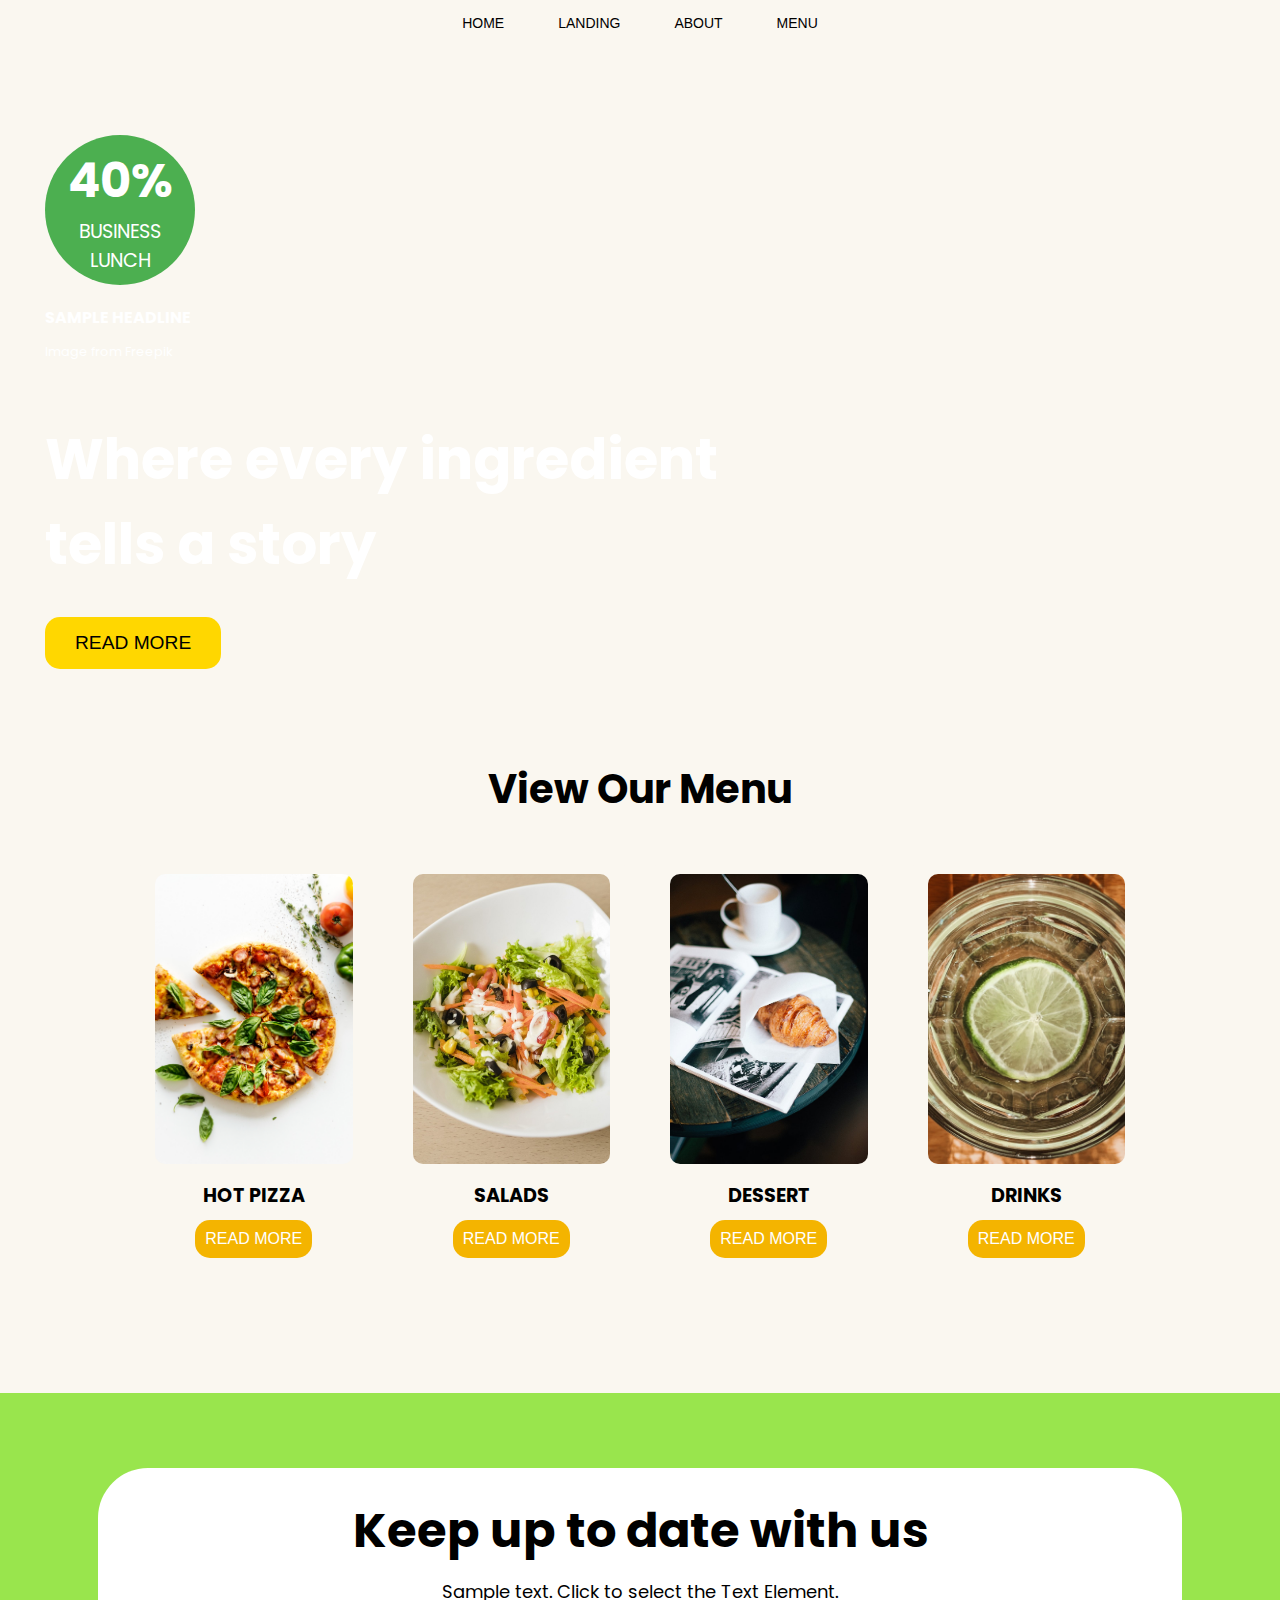
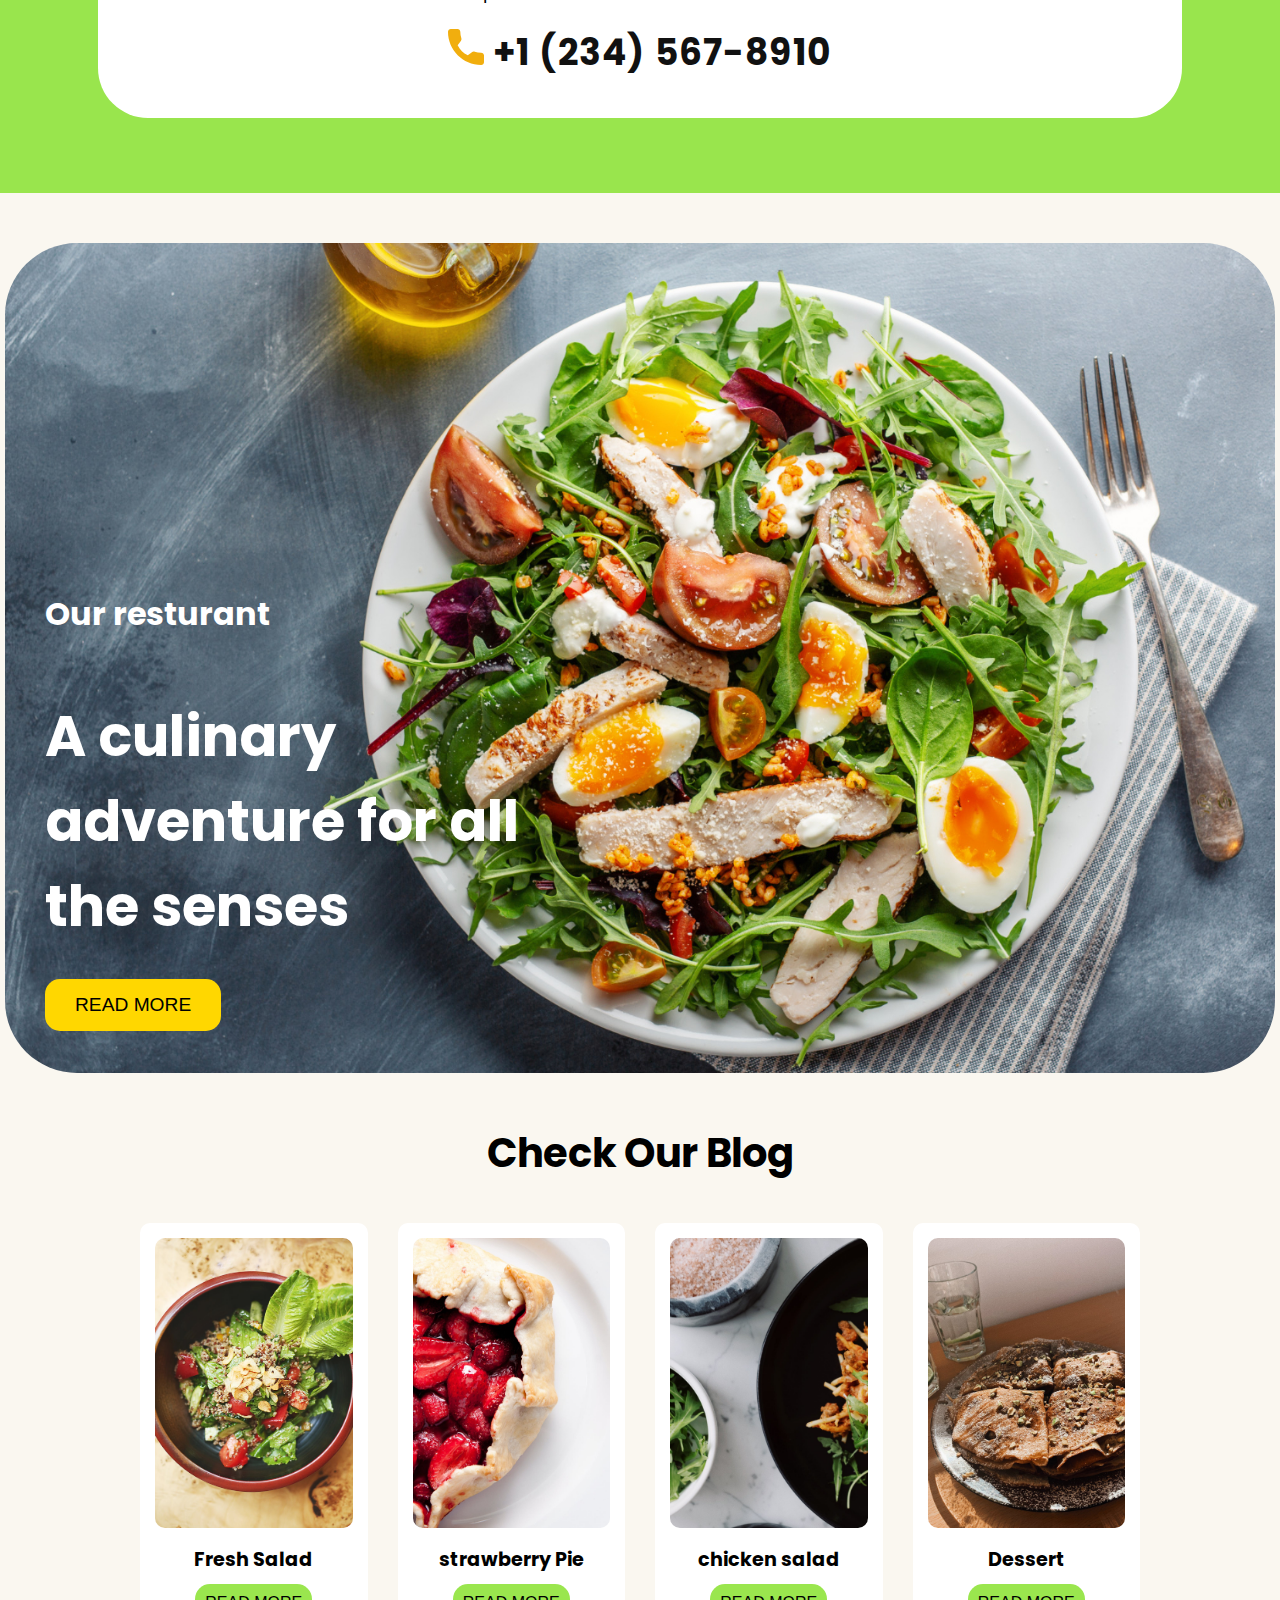
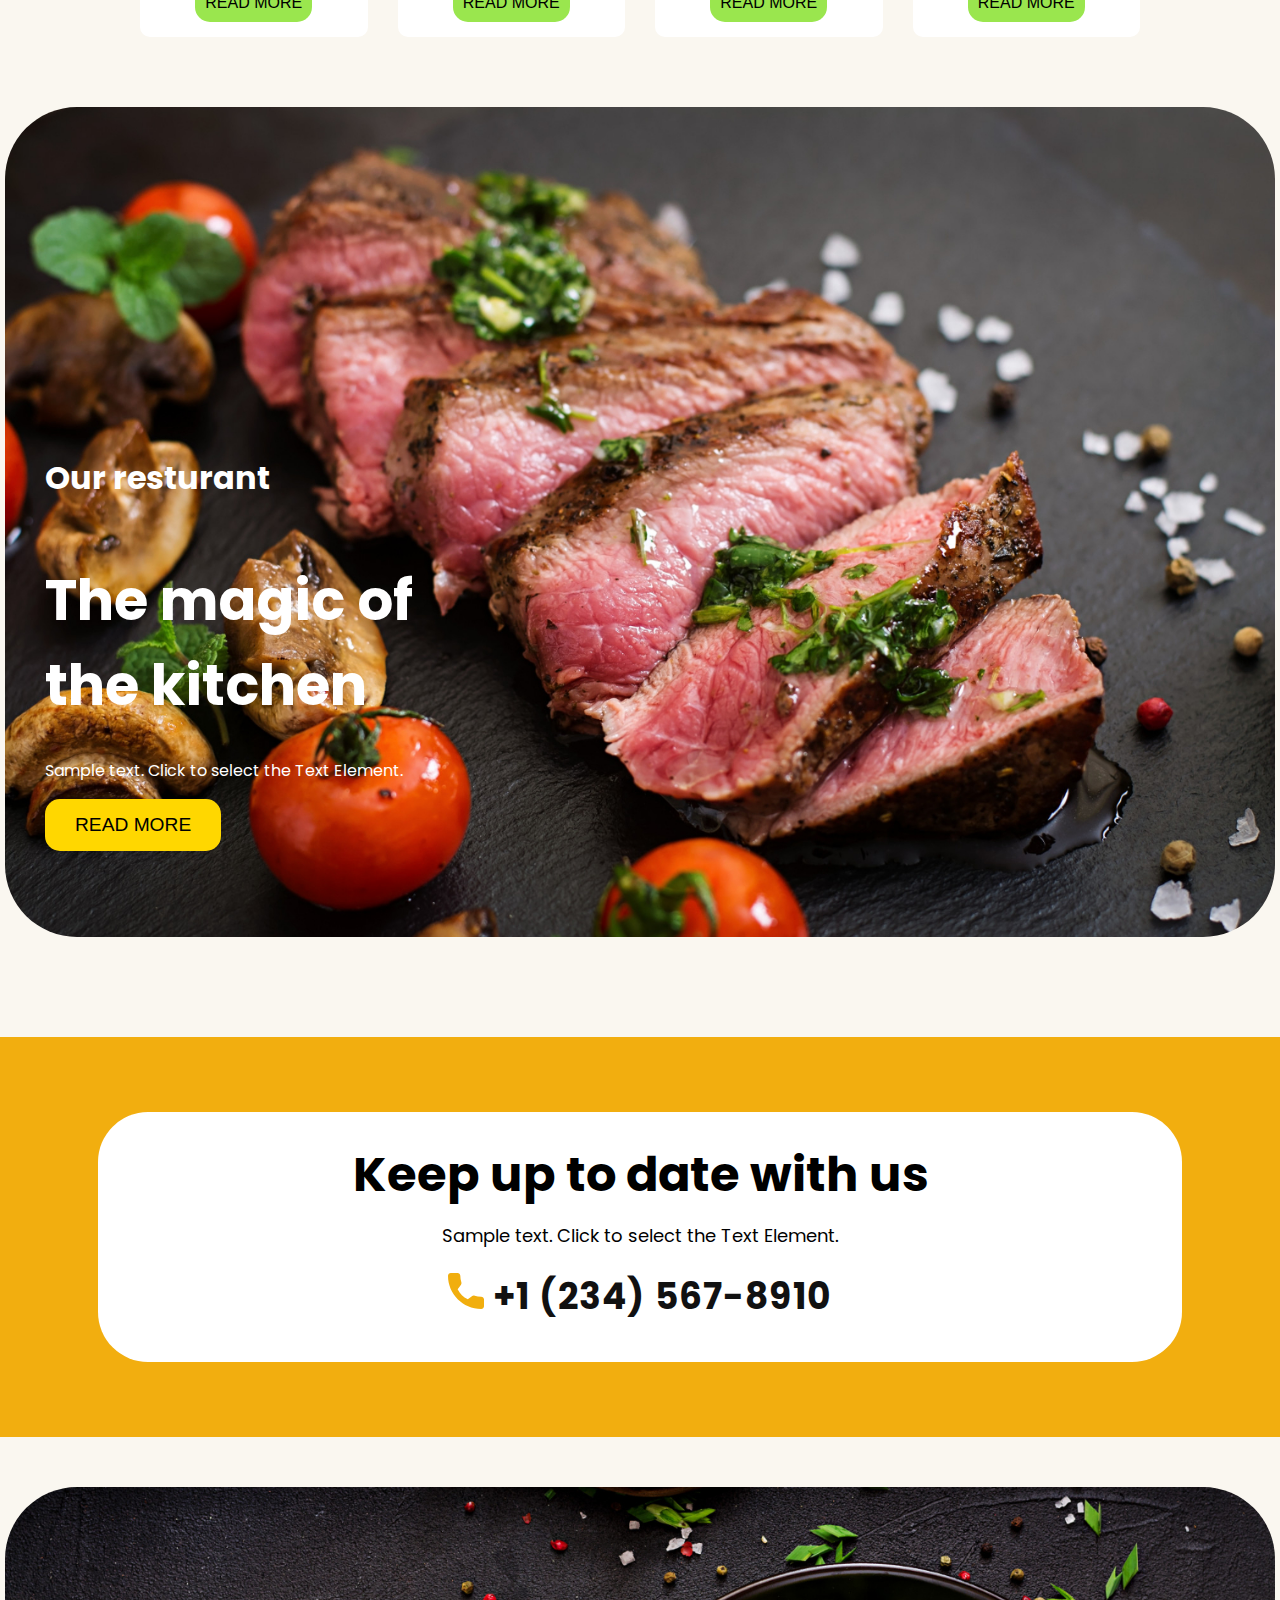
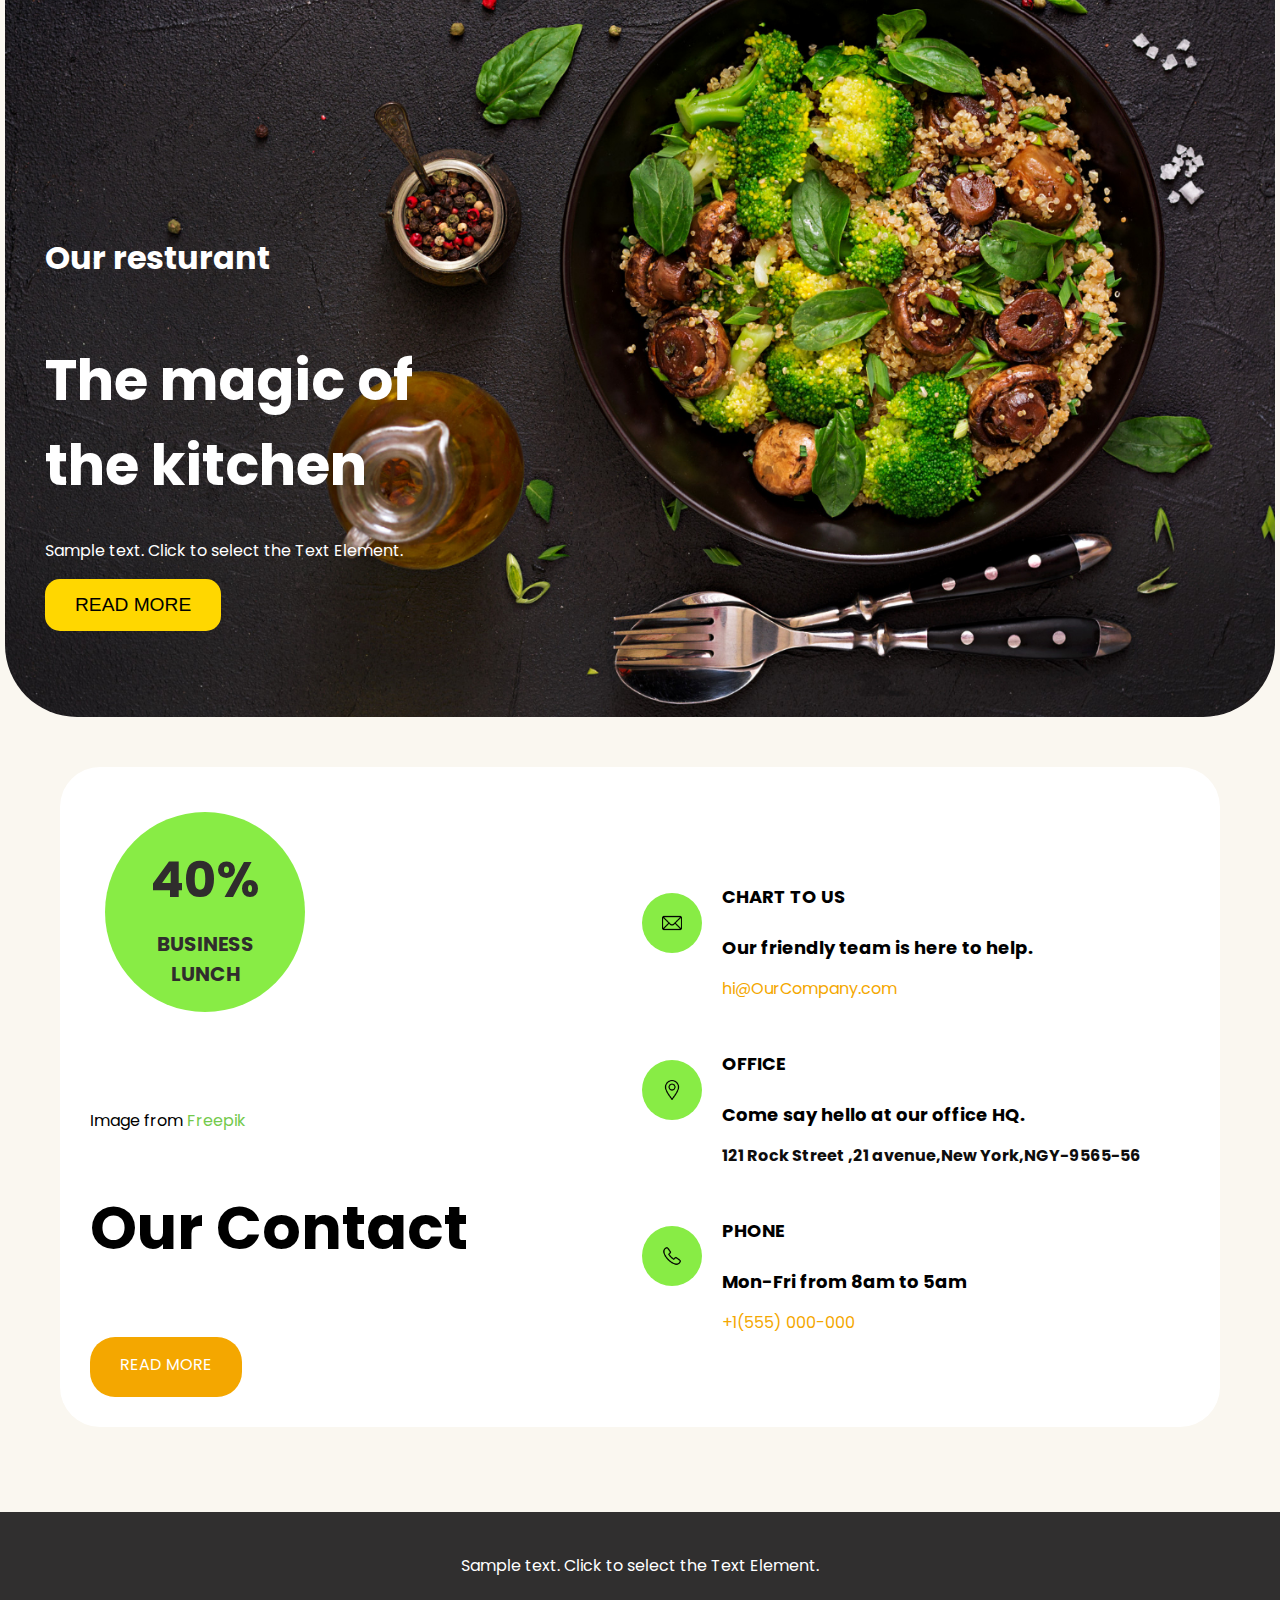
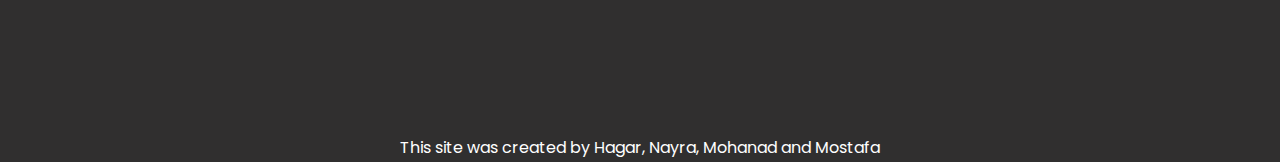
<file: index.html>
<!DOCTYPE html>
<html lang="en">

<head>
  <meta charset="UTF-8">
  <meta name="viewport" content="width=device-width, initial-scale=1">
  <link rel="stylesheet" href="HomeStyle.css" media="all" onload="this.media='all'">
  <title>magic kitchen</title>
  <link href="https://fonts.googleapis.com/css2?family=Poppins:wght@400;700&display=swap" rel="stylesheet">
</head>

<body>
  <nav>
    <ul>
      <li><a href="index.html">HOME</a></li>
      <li><a href="landing.html">LANDING</a></li>
      <li><a href="About.html">ABOUT</a></li>
      <li><a href="menu.html">MENU</a></li>
    </ul>
  </nav>
  <div class="container" id="img1">
    <div class="inner-content">
      <div class="circle">
        <span class="percentage">40%</span>
        <span class="lunch">BUSINESS<br>LUNCH</span>
      </div>
      <h2 class="headline">SAMPLE HEADLINE</h2>
      <p class="freepik">Image from Freepik</p>
      <p class="slogan">Where every ingredient<br>tells a story</p>
      <button class="read-more">READ MORE</button>
    </div>
  </div>
  <!-- view our menu -->
  <div class="menu-title">View Our Menu</div>
  <div class="menu-container">
    <div class="menu-items">
      <div class="menu-item">
        <img src="./home_imgs/pizza.jpg" alt="Hot Pizza">
        <h3>HOT PIZZA</h3>
        <button class="first-cards">READ MORE</button>
      </div>
      <div class="menu-item">
        <img src="./home_imgs/salad.jpg" alt="Salads">
        <h3>SALADS</h3>
        <button class="first-cards">READ MORE</button>
      </div>
      <div class="menu-item">
        <img src="./home_imgs/croisont.jpg" alt="Dessert">
        <h3>DESSERT</h3>
        <button class="first-cards">READ MORE</button>
      </div>
      <div class="menu-item">
        <img src="./home_imgs/lemon.jpg" alt="Drinks">
        <h3>DRINKS</h3>
        <button class="first-cards">READ MORE</button>
      </div>
    </div>
  </div>
  <!-- keep upto date with us   -->
  <section class="menu-section-1">
    <div class="back-div">
      <div class="main-div content-div">
        <h2 id="keep">Keep up to date with us</h2>
        <p class="sample">Sample text. Click to select the Text Element.</p>
        <a href="#" class="content-div-link">
          <span>
            <svg class="svg-content" viewBox="0 0 405.333 405.333" x="0px" y="0px" style="width: 1em; height: 1em;">
              <path
                d="M373.333,266.88c-25.003,0-49.493-3.904-72.704-11.563c-11.328-3.904-24.192-0.896-31.637,6.699l-46.016,34.752    c-52.8-28.181-86.592-61.952-114.389-114.368l33.813-44.928c8.512-8.512,11.563-20.971,7.915-32.64    C142.592,81.472,138.667,56.96,138.667,32c0-17.643-14.357-32-32-32H32C14.357,0,0,14.357,0,32    c0,205.845,167.488,373.333,373.333,373.333c17.643,0,32-14.357,32-32V298.88C405.333,281.237,390.976,266.88,373.333,266.88z">
              </path>
            </svg>
          </span>+1 (234) 567-8910
        </a>
      </div>
    </div>
  </section>
  <!--our resturant -->

  <div class="container" id="img2">
    <div class="inner-content-second">
      <div class="circle" id="second-circle" style="display: none;">
        <span class="percentage">40%</span>
        <span class="lunch">BUSINESS<br>LUNCH</span>
      </div>
      <p class="our-restaurant">Our resturant</p>
      <p class="slogan">A culinary <br>adventure for all <br> the senses</p>
      <button class="read-more">READ MORE</button>
    </div>
  </div>

  <!-- check out blog -->

  <div class="menu-title">Check Our Blog</div>
  <div class="menu-container">
    <div class="menu-items ">
      <div class="menu-item cards2">
        <img src="./home_imgs/second card salad red bowl.jpeg" alt="Fresh Salad">
        <h3>Fresh Salad</h3>
        <button class="second-cards">READ MORE</button>
      </div>
      <div class="menu-item cards2">
        <img src="./home_imgs/strawberry pie.jpeg" alt="strawberry pie">
        <h3>strawberry Pie</h3>
        <button class="second-cards">READ MORE</button>
      </div>
      <div class="menu-item cards2">
        <img src="./home_imgs/second section salad and salt.jpeg" alt="chicken salad">
        <h3>chicken salad</h3>
        <button class="second-cards">READ MORE</button>
      </div>
      <div class="menu-item cards2">
        <img src="./home_imgs/pancakes.jpeg" alt="Desserts">
        <h3>Dessert</h3>
        <button class="second-cards">READ MORE</button>
      </div>
    </div>
  </div>

  <!--our resturant 2 -->

  <div class="container" id="img3">
    <div class="inner-content-second">
      <div class="circle" id="second-circle" style="display: none;">
        <span class="percentage">40%</span>
        <span class="lunch">BUSINESS<br>LUNCH</span>
      </div>
      <p class="our-restaurant">Our resturant</p>
      <p class="slogan">The magic of<br> the kitchen</p>
      <p class="sample-text">Sample text. Click to select the Text Element. </p>
      <button class="read-more">READ MORE</button>
    </div>
  </div>
  <!-- keep upto date with us orange  -->
  <section class="menu-section-1">
    <div class="back-div2">
      <div class="main-div content-div">
        <h2 id="keep">Keep up to date with us</h2>
        <p class="sample">Sample text. Click to select the Text Element.</p>
        <a href="#" class="content-div-link">
          <span>
            <svg class="svg-content" viewBox="0 0 405.333 405.333" x="0px" y="0px" style="width: 1em; height: 1em;">
              <path
                d="M373.333,266.88c-25.003,0-49.493-3.904-72.704-11.563c-11.328-3.904-24.192-0.896-31.637,6.699l-46.016,34.752    c-52.8-28.181-86.592-61.952-114.389-114.368l33.813-44.928c8.512-8.512,11.563-20.971,7.915-32.64    C142.592,81.472,138.667,56.96,138.667,32c0-17.643-14.357-32-32-32H32C14.357,0,0,14.357,0,32    c0,205.845,167.488,373.333,373.333,373.333c17.643,0,32-14.357,32-32V298.88C405.333,281.237,390.976,266.88,373.333,266.88z">
              </path>
            </svg>
          </span>+1 (234) 567-8910
        </a>
      </div>
    </div>
  </section>

  <!--our resturant 3 -->

  <div class="container" id="img4">
    <div class="inner-content-second">
      <div class="circle" id="second-circle" style="display: none;">
        <span class="percentage">40%</span>
        <span class="lunch">BUSINESS<br>LUNCH</span>
      </div>
      <p class="our-restaurant">Our resturant</p>
      <p class="slogan">The magic of<br> the kitchen</p>
      <p class="sample-text">Sample text. Click to select the Text Element. </p>
      <button class="read-more">READ MORE</button>
    </div>
  </div>

  <!-- Our Contact -->
  <div class="container-about">
    <div>
      <div class="circle-about">
        <p>40%</p>
        <p>BUSINESS <br />LUNCH</p>
                  
      </div>
      <br><br>
      <div>
        <p style="color: black;">Image from <a href="#" style="text-decoration: none; color:  #74ca4c;">Freepik</a></p>
        <h2 style="font-size: 60px;color: black;">Our Contact</h2>
        <a href="#" class="button-about">READ MORE</a>
      </div>
    </div>
    <div>

      <div class="griddiv">
        <div class="smallcircle"><img src="./About_img/1.png"></div>
        <div>
          <h4 style="font-size: 18px; color: black;">CHART TO US</h4>
          <h2 style="font-size: 18px; color: black;">Our friendly team is here to help.</h2>
          <a href="#" style="text-decoration: none; color:  #f4a700;">hi@OurCompany.com</a>
        </div>
      </div>
      <br>
      <div class="griddiv">
        <div class="smallcircle"><img src="./About_img/2.png"></div>
        <div>
          <h4 style="font-size: 18px;color: black;">OFFICE</h4>
          <h2 style="font-size: 18px;color: black;">Come say hello at our office HQ.</h2>
          <a href="#" style="text-decoration: none; color:  #0e0d0d; font-weight: bold;">121 Rock Street ,21
            avenue,New York,NGY-9565-56</a>
        </div>
      </div>
      <br>
      <div class="griddiv">
        <div class="smallcircle"><img src="./About_img/3.png"></div>
        <div>
          <h4 style="font-size: 18px;color: black;">PHONE</h4>
          <h2 style="font-size: 18px;color: black;">Mon-Fri from 8am to 5am</h2>
          <a href="#" style="text-decoration: none; color:  #f4a700;">+1(555) 000-000</a>
        </div>
      </div>
    </div>
  </div>
  <br><br><br>
  <div class="greydiv">
    <br>
    <p>Sample text. Click to select the Text Element.</p>
    <br><br><br><br><br>
    <p>This site was created by Hagar, Nayra, Mohanad and Mostafa</p>
  </div>

</body>
</html>
</file>
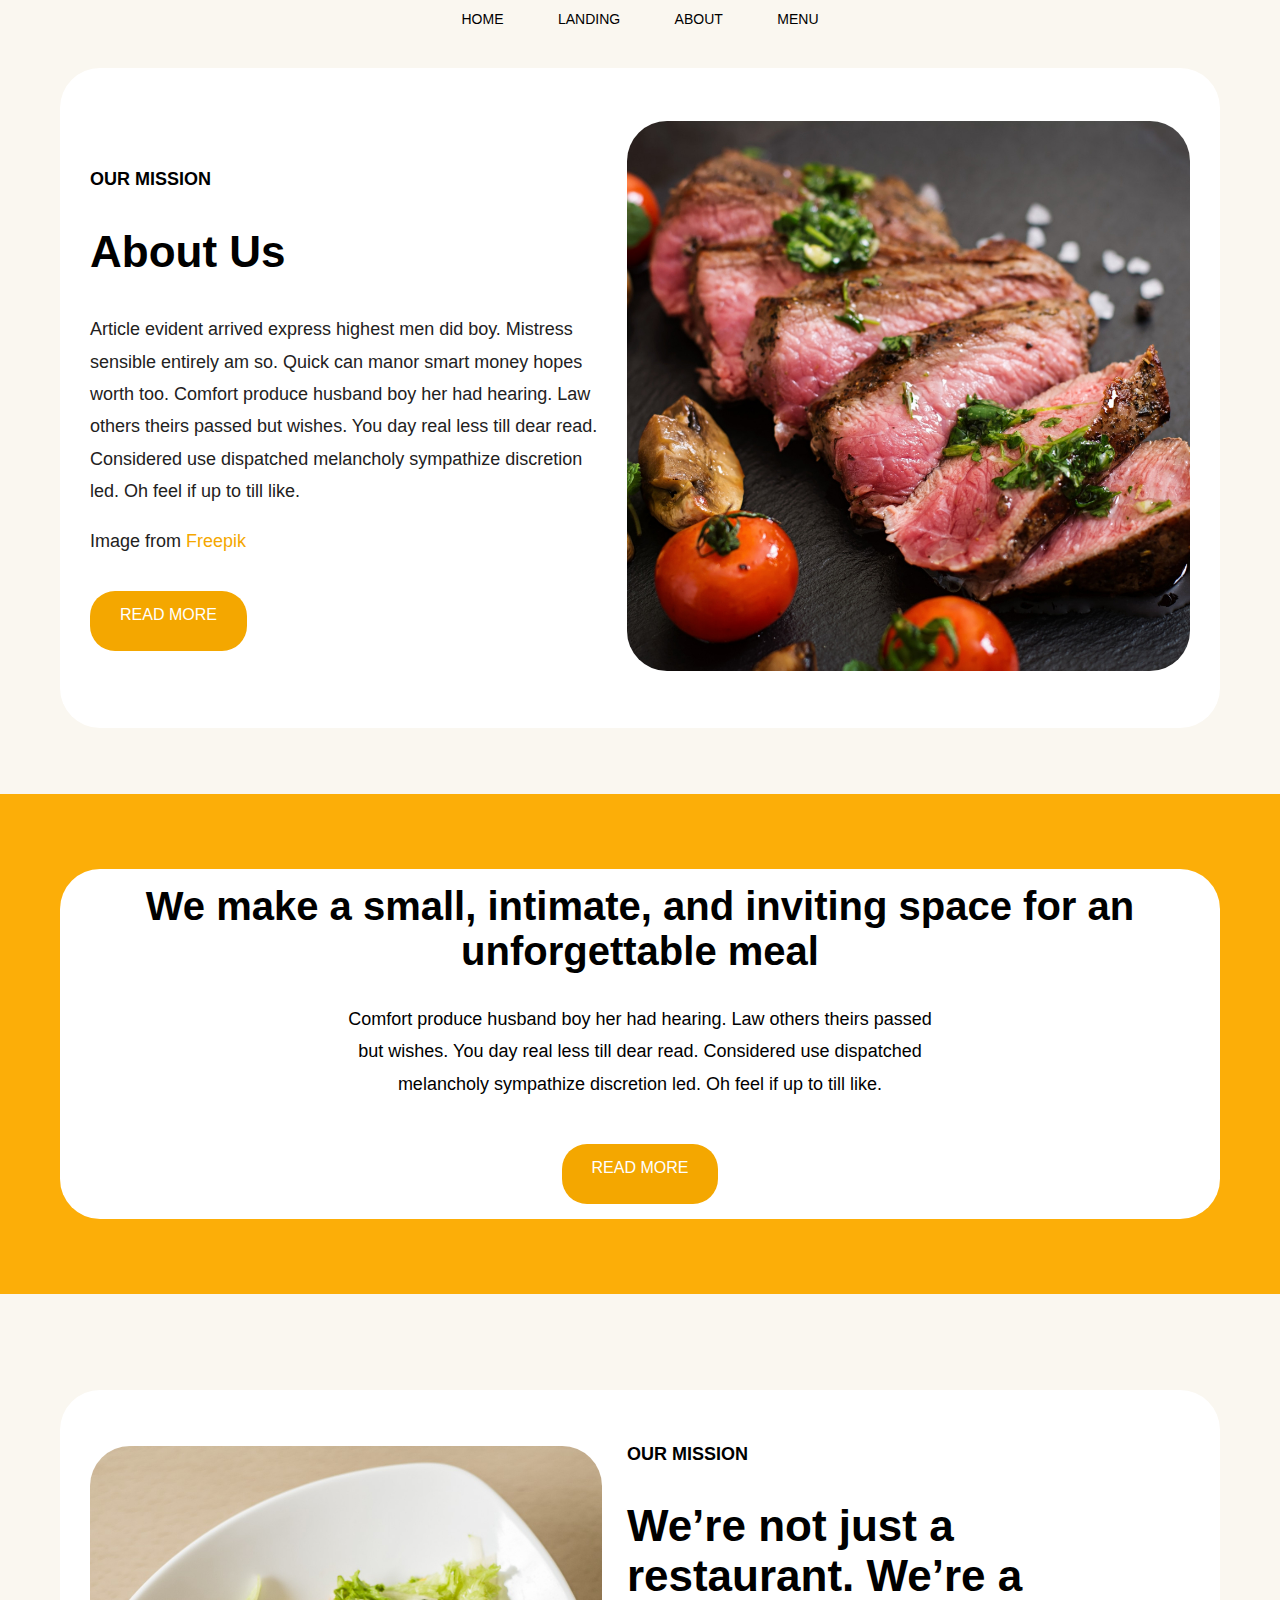
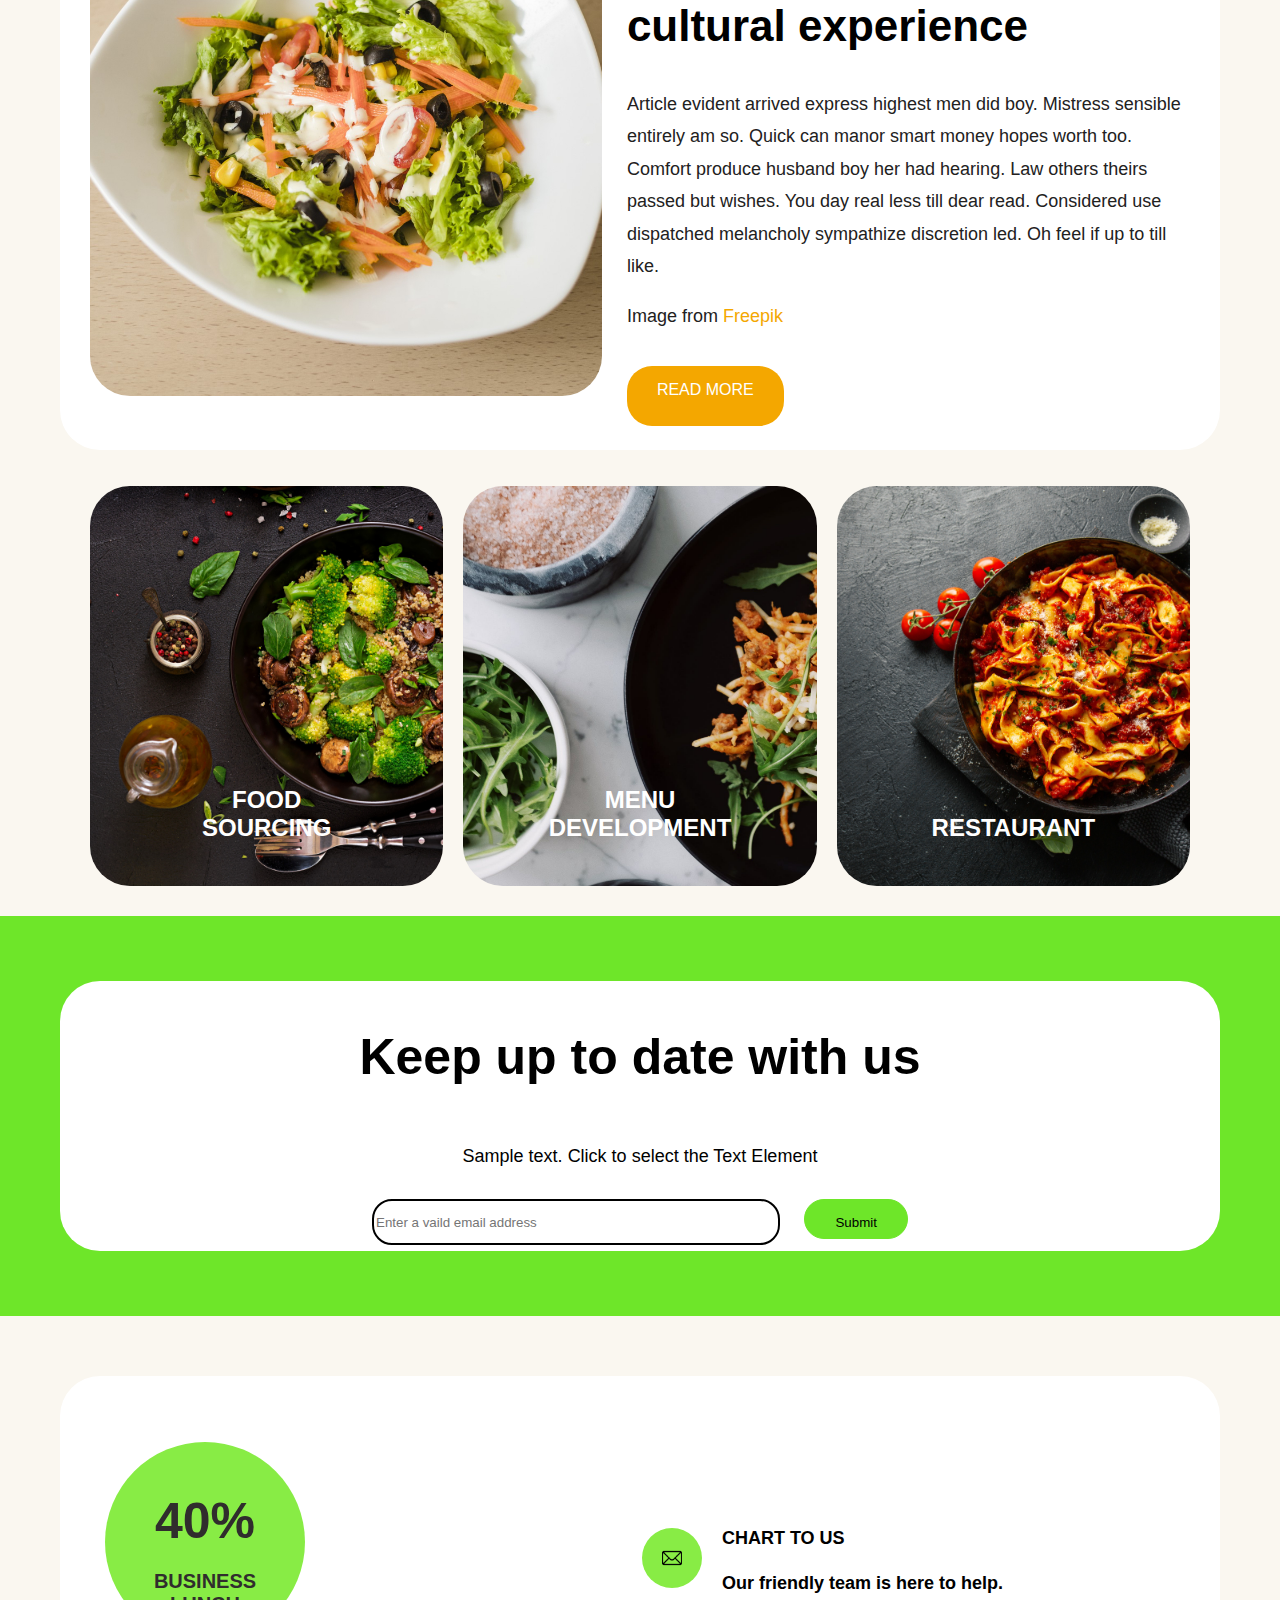
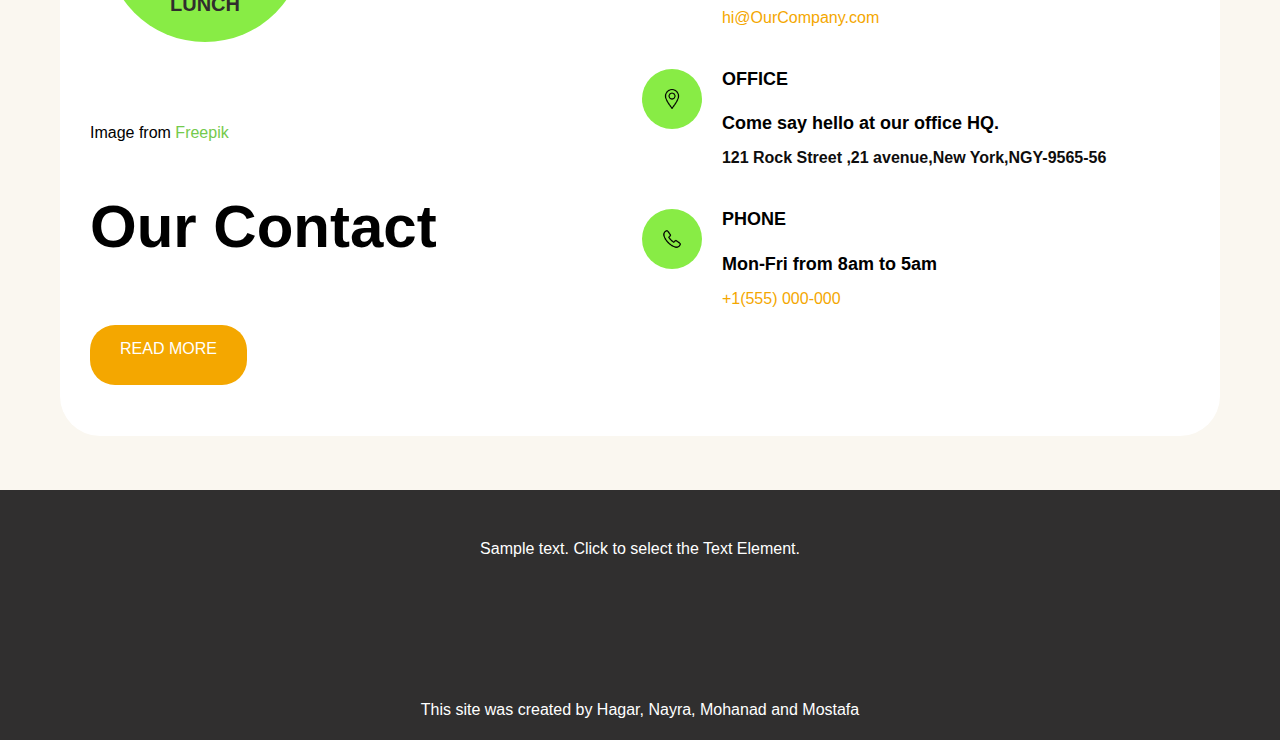
<file: About.html>
<!DOCTYPE html>
<html lang="en">

<head>
    <meta charset="UTF-8">
    <meta name="viewport" content="width=device-width, initial-scale=1.0">
    <link rel="stylesheet" href="AboutStyle.css" media="all" onload="this.media='all'">
    <title>About</title>
</head>

<body>
    <nav>
        <ul>
            <li><a href="index.html">HOME</a></li>
            <li><a href="landing.html">LANDING</a></li>
            <li><a href="About.html">ABOUT</a></li>
            <li><a href="menu.html">MENU</a></li>
        </ul>
    </nav>
    <div class="container">
        <div class="text-content">
            <h4 style="font-size: 18px;">OUR MISSION</h4>
            <h2 style="font-size: 44px;">About Us</h2>
            <p>Article evident arrived express highest men did boy. Mistress sensible entirely am so. Quick can manor
                smart money hopes worth too. Comfort produce husband boy her had hearing. Law others theirs passed but
                wishes. You day real less till dear read. Considered use dispatched melancholy sympathize discretion
                led. Oh feel if up to till like.</p>
            <p>Image from <a href="#" style="text-decoration: none; color:  #f4a700;">Freepik</a></p>
            <a href="#" class="button">READ MORE</a>
        </div>
        <div class="image-content">
            <img src="About_img/juicy-steak-medium-rare-beef-with-spices-grilled-vegetables.jpg">
        </div>
    </div>
    <br><br>
    <div class="orangeDiv">
        <div class="innerwhitediv">
            <h2 style="font-size:40px;  margin:0 auto;"> We make a small, intimate, and inviting space for an
                unforgettable meal</h2>
            <p>
                Comfort produce husband boy her had hearing. Law others theirs passed but wishes. You day real less till
                dear read. Considered use dispatched melancholy sympathize discretion led. Oh feel if up to till like.
            </p>

            <a href="#" class="button">READ MORE</a>
        </div>
    </div>
    <br><br>
    <div class="container">
        <div class="image-content">
            <img src="About_img/high-angle-shot-vegetable-salad-white-bowl.jpg">
        </div>
        <div class="text-content">
            <h4 style="font-size: 18px;">OUR MISSION</h4>
            <h2 style="font-size: 44px;">We’re not just a restaurant. We’re a cultural experience</h2>
            <p>Article evident arrived express highest men did boy. Mistress sensible entirely am so. Quick can manor
                smart money hopes worth too. Comfort produce husband boy her had hearing. Law others theirs passed but
                wishes. You day real less till dear read. Considered use dispatched melancholy sympathize discretion
                led. Oh feel if up to till like.</p>
            <p>Image from <a href="#" style="text-decoration: none; color:  #f4a700;">Freepik</a></p>
            <a href="#" class="button">READ MORE</a>
        </div>

    </div>
    <br><br>

    <div class="grid-container">
        <div class="grid-item">
            <img src="About_img/dietary-menu-healthy-vegan-salad-vegetables-broccoli-mushrooms-spinach-quinoa-bowl-flat-lay-top-view.jpg"
                alt="Food Sourcing">
            <h3>FOOD SOURCING</h3>
        </div>
        <div class="grid-item">
            <img src="About_img/pexels-photo-3850972.jpeg">
            <h3>MENU DEVELOPMENT</h3>
        </div>
        <div class="grid-item">
            <img src="About_img/italian-spaghetti-with-tomato-sauce-pan.jpg">
            <h3>RESTAURANT</h3>
        </div>
    </div>


    <div class="greenDiv">
        <div class="innerwhitediv" style="height: 270px;">
            <h2 style="font-size:50px; "> Keep up to date with us</h2>
            <p>
                Sample text. Click to select the Text Element
            </p>


            <div>
                <input type="text" placeholder="Enter a vaild email address">
                <button class="button">Submit</button>
            </div>

        </div>
    </div>

    <div class="container">
        <div>
            <div class="circle">
                <p>40%</p>
                <p>BUSINESS <br />LUNCH</p>
                          
            </div>
            <br><br>
            <div>
                <p>Image from <a href="#" style="text-decoration: none; color:  #74ca4c;">Freepik</a></p>
                <h2 style="font-size: 60px;">Our Contact</h2>
                <a href="#" class="button">READ MORE</a>

            </div>

        </div>

        <div>

            <div class="griddiv">
                <div class="smallcircle"><img src="About_img/1.png"></div>
                <div>
                    <h4 style="font-size: 18px;">CHART TO US</h4>
                    <h2 style="font-size: 18px;">Our friendly team is here to help.</h2>
                    <a href="#" style="text-decoration: none; color:  #f4a700;">hi@OurCompany.com</a>

                </div>
            </div>

            <br>
            <div class="griddiv">
                <div class="smallcircle"><img src="About_img/2.png"></div>
                <div>
                    <h4 style="font-size: 18px;">OFFICE</h4>
                    <h2 style="font-size: 18px;">Come say hello at our office HQ.</h2>
                    <a href="#" style="text-decoration: none; color:  #0e0d0d; font-weight: bold;">121 Rock Street ,21
                        avenue,New York,NGY-9565-56</a>
                </div>
            </div>
            <br>
            <div class="griddiv">
                <div class="smallcircle"><img src="About_img/3.png"></div>
                <div>
                    <h4 style="font-size: 18px;">PHONE</h4>
                    <h2 style="font-size: 18px;">Mon-Fri from 8am to 5am</h2>
                    <a href="#" style="text-decoration: none; color:  #f4a700;">+1(555) 000-000</a>
                </div>

            </div>

        </div>

    </div>

    <br><br><br>
    <div class="greydiv">
        <br>
        <p>Sample text. Click to select the Text Element.</p>
        <br><br><br><br><br>
        <p>This site was created by Hagar, Nayra, Mohanad and Mostafa</p>
    </div>

</body>

</html>
</file>
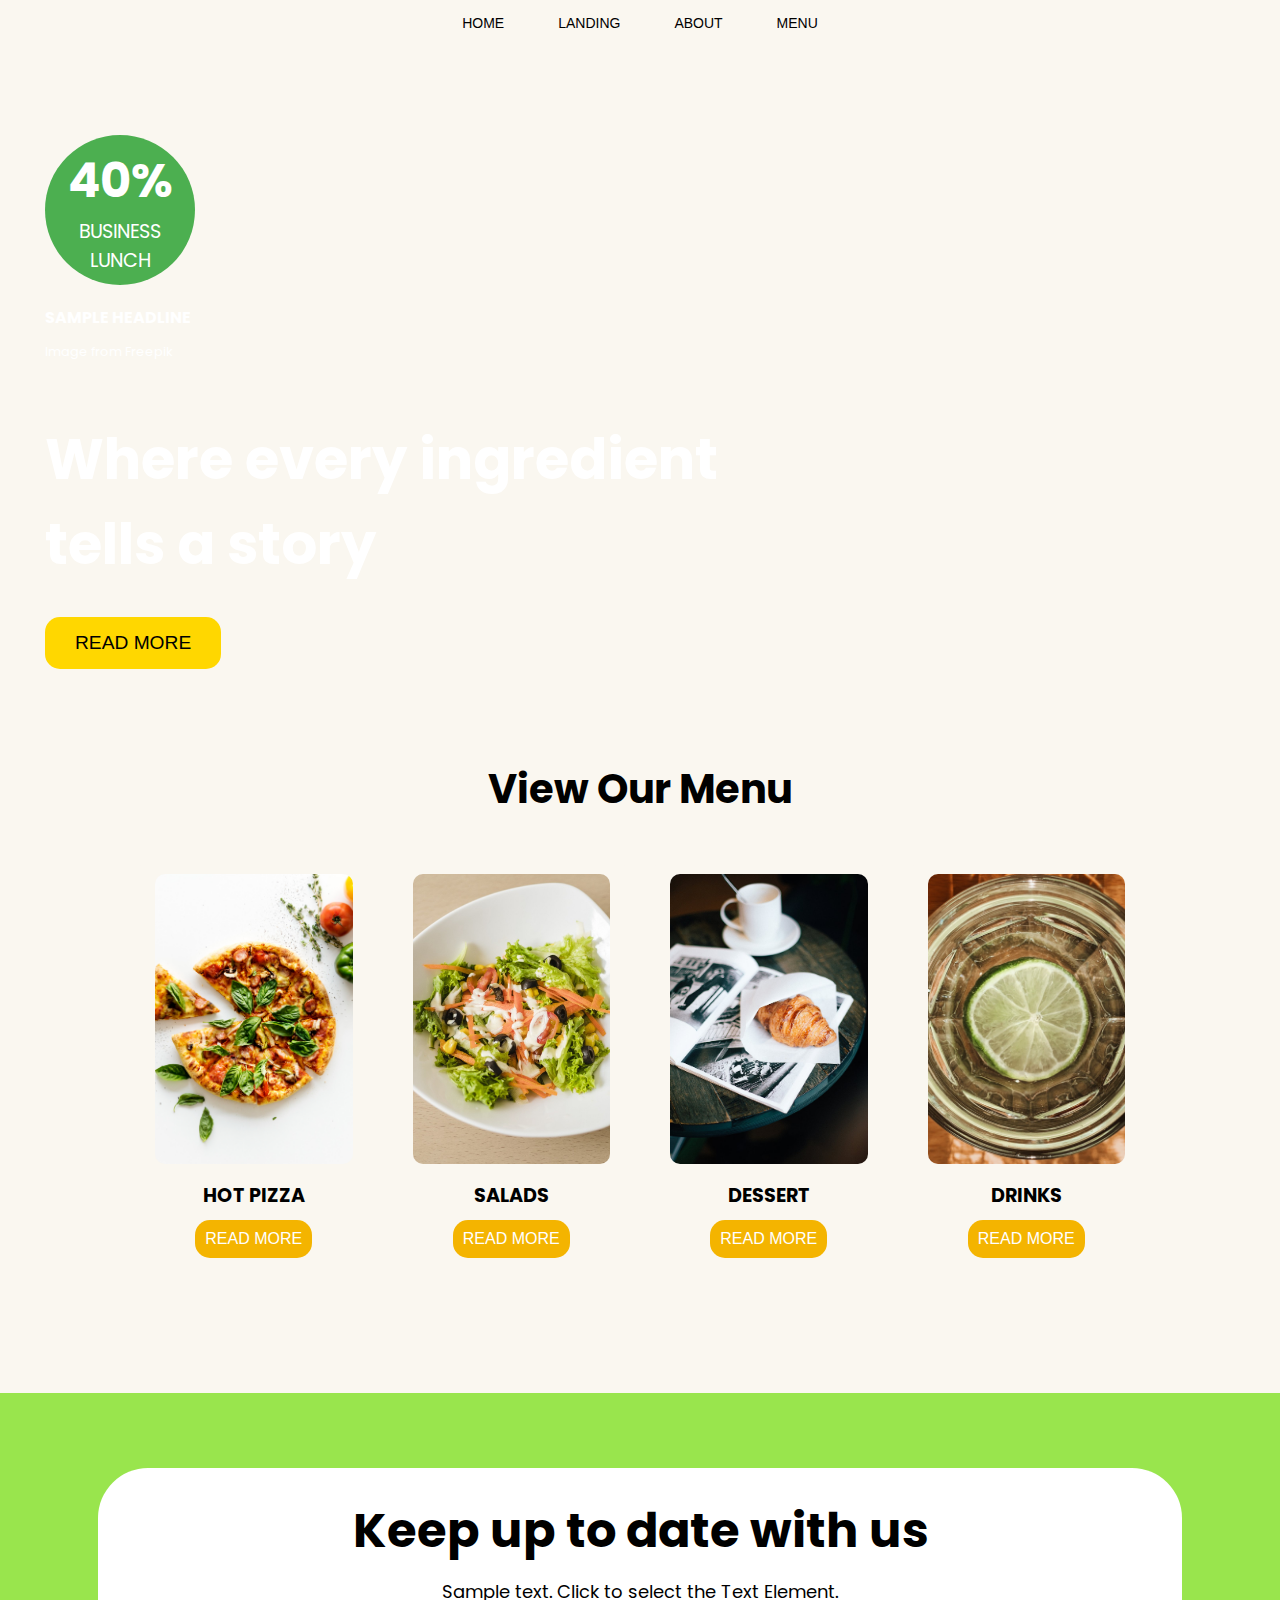
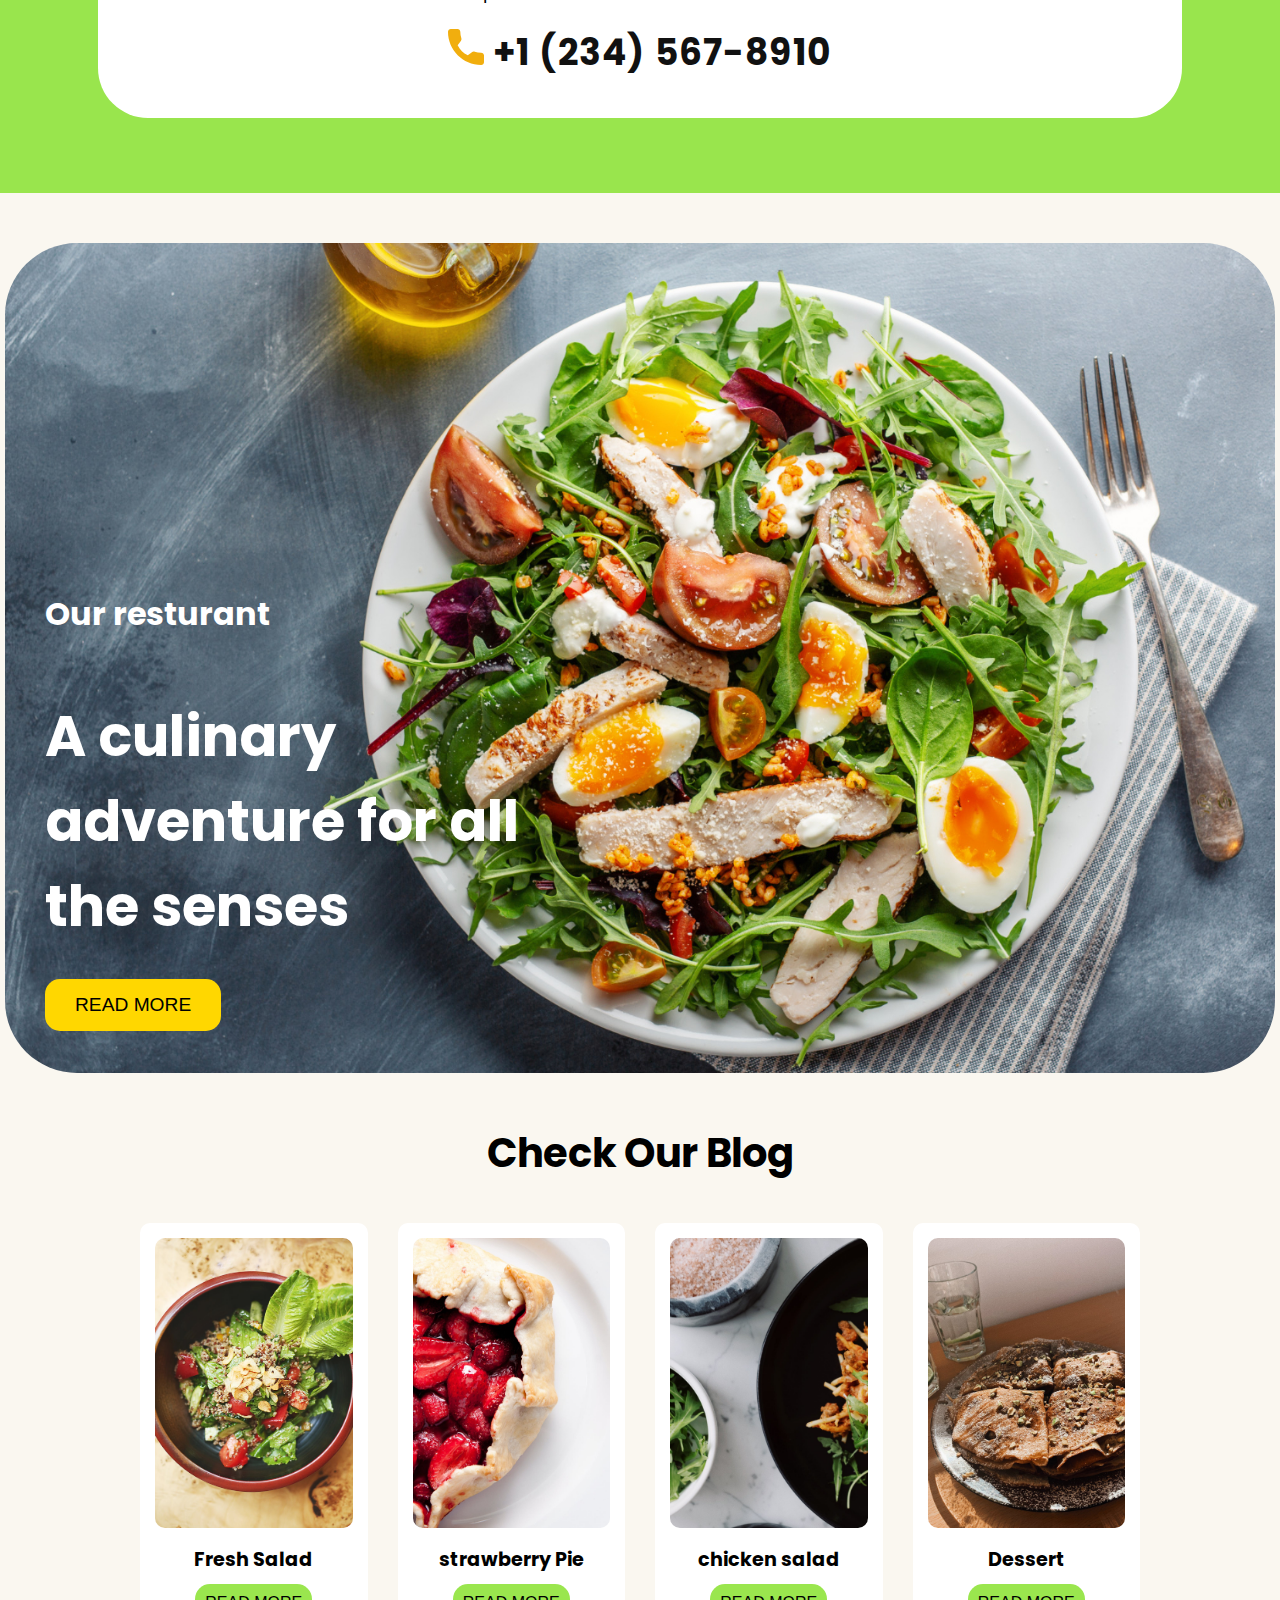
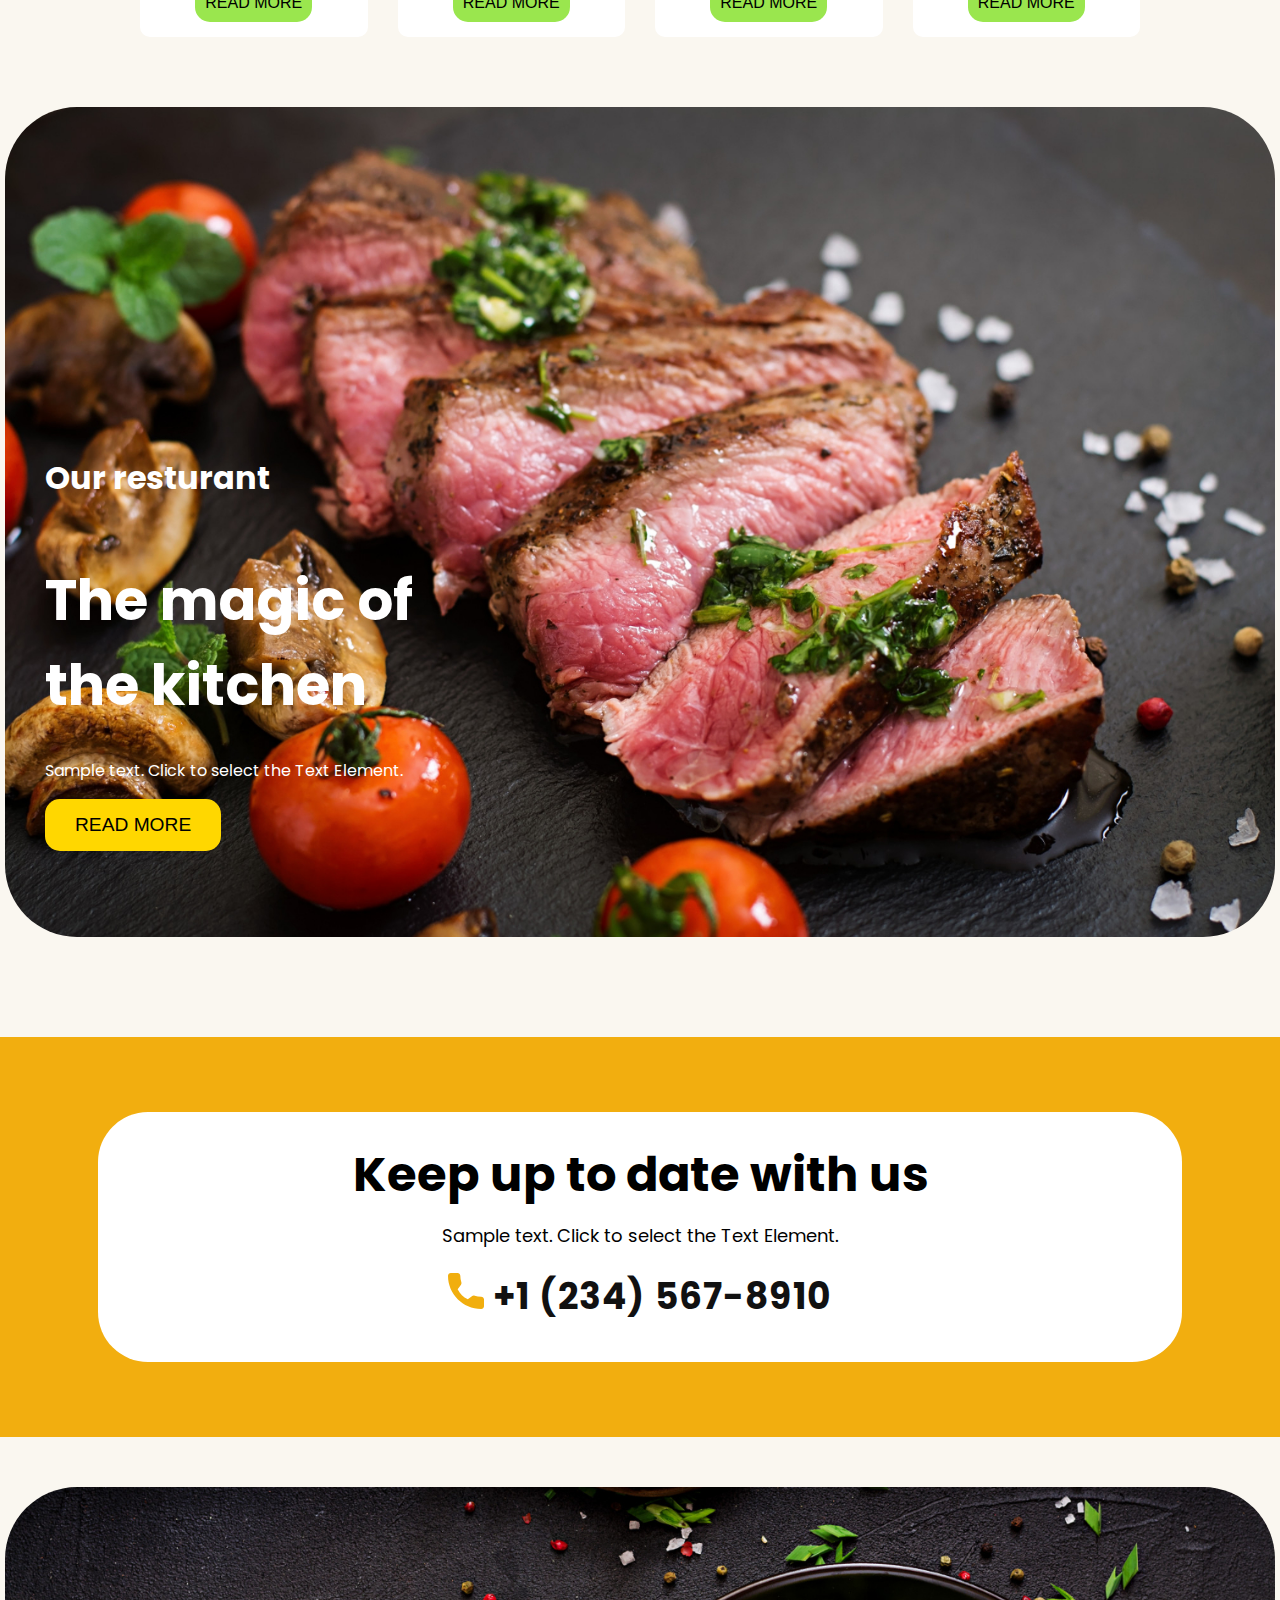
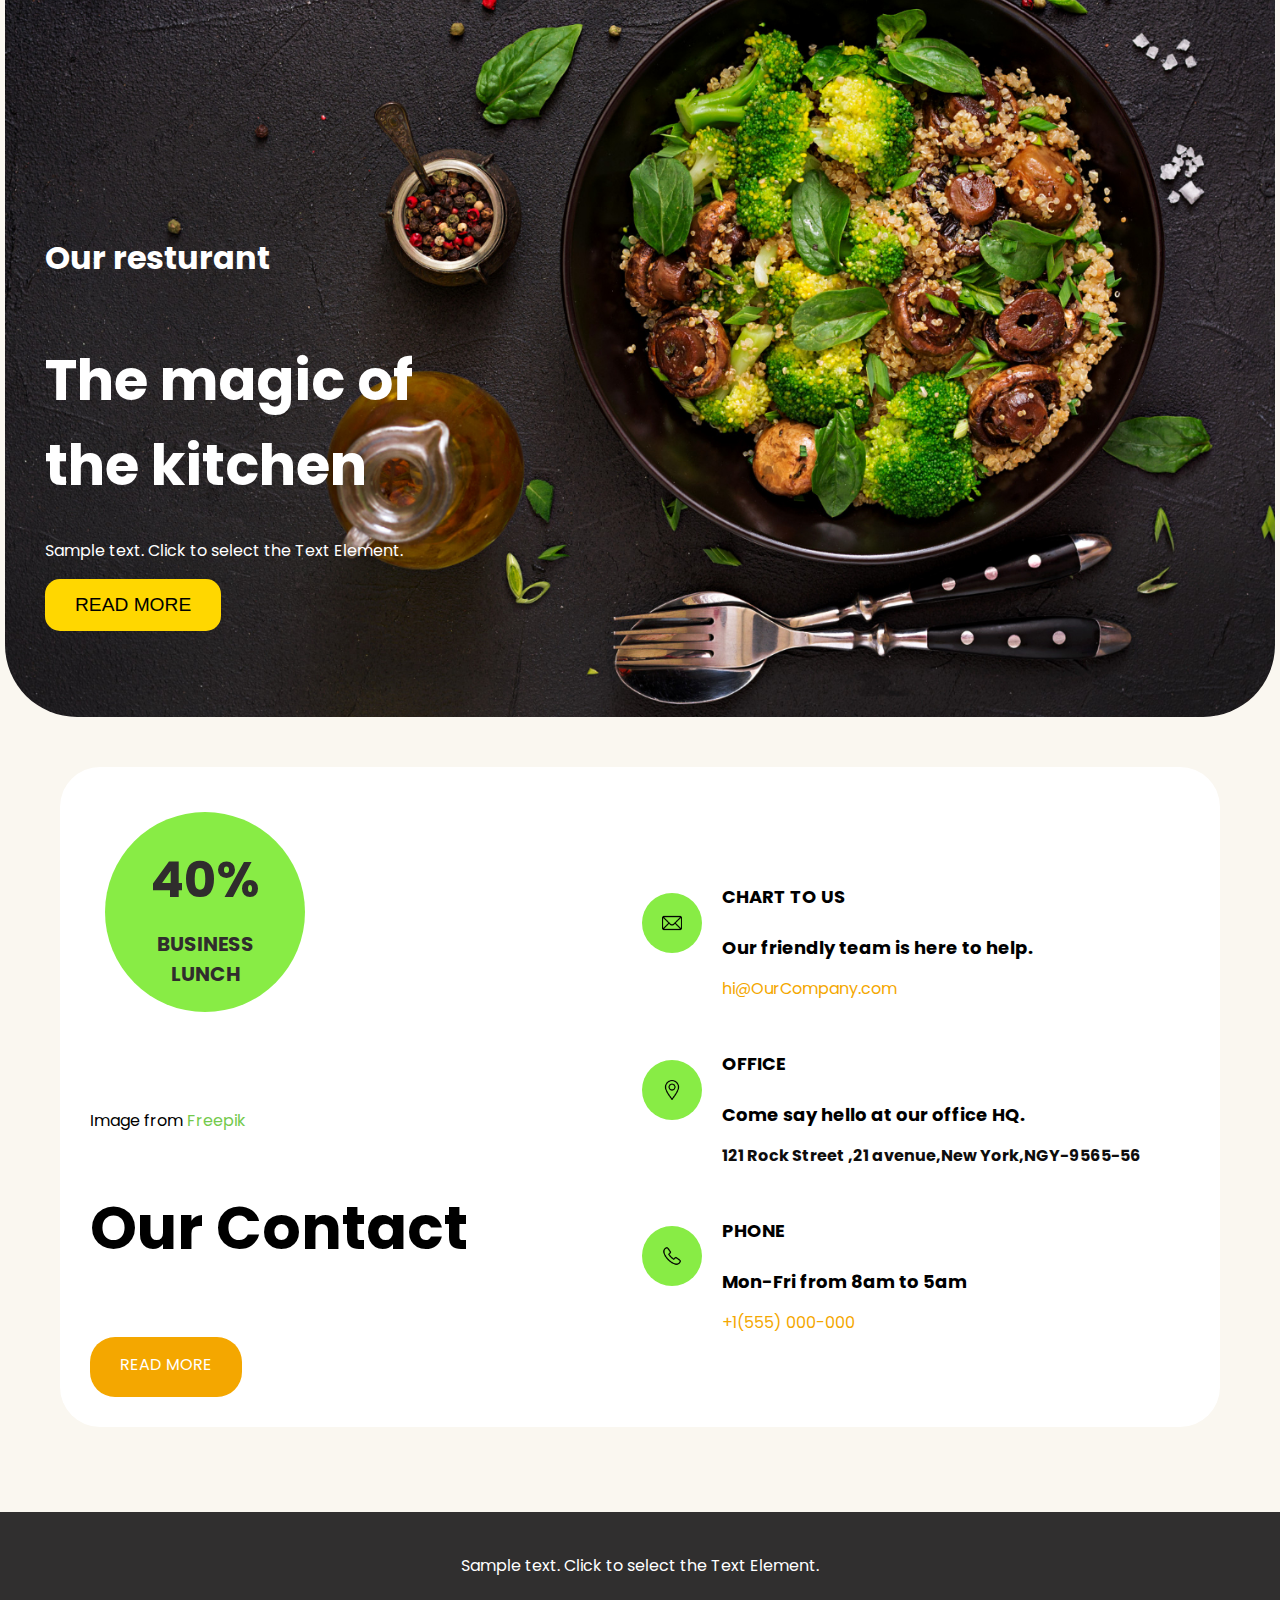
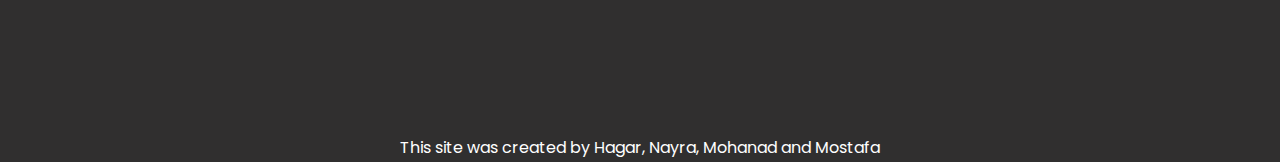
<file: Home.html>
<!DOCTYPE html>
<html lang="en">

<head>
  <meta charset="UTF-8">
  <meta name="viewport" content="width=device-width, initial-scale=1">
  <link rel="stylesheet" href="HomeStyle.css" media="all" onload="this.media='all'">
  <title>magic kitchen</title>
  <link href="https://fonts.googleapis.com/css2?family=Poppins:wght@400;700&display=swap" rel="stylesheet">
</head>

<body>
  <nav>
    <ul>
      <li><a href="Home.html">HOME</a></li>
      <li><a href="landing.html">LANDING</a></li>
      <li><a href="About.html">ABOUT</a></li>
      <li><a href="menu.html">MENU</a></li>
    </ul>
  </nav>
  <div class="container" id="img1">
    <div class="inner-content">
      <div class="circle">
        <span class="percentage">40%</span>
        <span class="lunch">BUSINESS<br>LUNCH</span>
      </div>
      <h2 class="headline">SAMPLE HEADLINE</h2>
      <p class="freepik">Image from Freepik</p>
      <p class="slogan">Where every ingredient<br>tells a story</p>
      <button class="read-more">READ MORE</button>
    </div>
  </div>
  <!-- view our menu -->
  <div class="menu-title">View Our Menu</div>
  <div class="menu-container">
    <div class="menu-items">
      <div class="menu-item">
        <img src="/home_imgs/pizza.jpg" alt="Hot Pizza">
        <h3>HOT PIZZA</h3>
        <button class="first-cards">READ MORE</button>
      </div>
      <div class="menu-item">
        <img src="/home_imgs/salad.jpg" alt="Salads">
        <h3>SALADS</h3>
        <button class="first-cards">READ MORE</button>
      </div>
      <div class="menu-item">
        <img src="/home_imgs/croisont.jpg" alt="Dessert">
        <h3>DESSERT</h3>
        <button class="first-cards">READ MORE</button>
      </div>
      <div class="menu-item">
        <img src="/home_imgs/lemon.jpg" alt="Drinks">
        <h3>DRINKS</h3>
        <button class="first-cards">READ MORE</button>
      </div>
    </div>
  </div>
  <!-- keep upto date with us   -->
  <section class="menu-section-1">
    <div class="back-div">
      <div class="main-div content-div">
        <h2 id="keep">Keep up to date with us</h2>
        <p class="sample">Sample text. Click to select the Text Element.</p>
        <a href="#" class="content-div-link">
          <span>
            <svg class="svg-content" viewBox="0 0 405.333 405.333" x="0px" y="0px" style="width: 1em; height: 1em;">
              <path
                d="M373.333,266.88c-25.003,0-49.493-3.904-72.704-11.563c-11.328-3.904-24.192-0.896-31.637,6.699l-46.016,34.752    c-52.8-28.181-86.592-61.952-114.389-114.368l33.813-44.928c8.512-8.512,11.563-20.971,7.915-32.64    C142.592,81.472,138.667,56.96,138.667,32c0-17.643-14.357-32-32-32H32C14.357,0,0,14.357,0,32    c0,205.845,167.488,373.333,373.333,373.333c17.643,0,32-14.357,32-32V298.88C405.333,281.237,390.976,266.88,373.333,266.88z">
              </path>
            </svg>
          </span>+1 (234) 567-8910
        </a>
      </div>
    </div>
  </section>
  <!--our resturant -->

  <div class="container" id="img2">
    <div class="inner-content-second">
      <div class="circle" id="second-circle" style="display: none;">
        <span class="percentage">40%</span>
        <span class="lunch">BUSINESS<br>LUNCH</span>
      </div>
      <p class="our-restaurant">Our resturant</p>
      <p class="slogan">A culinary <br>adventure for all <br> the senses</p>
      <button class="read-more">READ MORE</button>
    </div>
  </div>

  <!-- check out blog -->

  <div class="menu-title">Check Our Blog</div>
  <div class="menu-container">
    <div class="menu-items ">
      <div class="menu-item cards2">
        <img src="/home_imgs/second card salad red bowl.jpeg" alt="Fresh Salad">
        <h3>Fresh Salad</h3>
        <button class="second-cards">READ MORE</button>
      </div>
      <div class="menu-item cards2">
        <img src="/home_imgs/strawberry pie.jpeg" alt="strawberry pie">
        <h3>strawberry Pie</h3>
        <button class="second-cards">READ MORE</button>
      </div>
      <div class="menu-item cards2">
        <img src="/home_imgs/second section salad and salt.jpeg" alt="chicken salad">
        <h3>chicken salad</h3>
        <button class="second-cards">READ MORE</button>
      </div>
      <div class="menu-item cards2">
        <img src="/home_imgs/pancakes.jpeg" alt="Desserts">
        <h3>Dessert</h3>
        <button class="second-cards">READ MORE</button>
      </div>
    </div>
  </div>

  <!--our resturant 2 -->

  <div class="container" id="img3">
    <div class="inner-content-second">
      <div class="circle" id="second-circle" style="display: none;">
        <span class="percentage">40%</span>
        <span class="lunch">BUSINESS<br>LUNCH</span>
      </div>
      <p class="our-restaurant">Our resturant</p>
      <p class="slogan">The magic of<br> the kitchen</p>
      <p class="sample-text">Sample text. Click to select the Text Element. </p>
      <button class="read-more">READ MORE</button>
    </div>
  </div>
  <!-- keep upto date with us orange  -->
  <section class="menu-section-1">
    <div class="back-div2">
      <div class="main-div content-div">
        <h2 id="keep">Keep up to date with us</h2>
        <p class="sample">Sample text. Click to select the Text Element.</p>
        <a href="#" class="content-div-link">
          <span>
            <svg class="svg-content" viewBox="0 0 405.333 405.333" x="0px" y="0px" style="width: 1em; height: 1em;">
              <path
                d="M373.333,266.88c-25.003,0-49.493-3.904-72.704-11.563c-11.328-3.904-24.192-0.896-31.637,6.699l-46.016,34.752    c-52.8-28.181-86.592-61.952-114.389-114.368l33.813-44.928c8.512-8.512,11.563-20.971,7.915-32.64    C142.592,81.472,138.667,56.96,138.667,32c0-17.643-14.357-32-32-32H32C14.357,0,0,14.357,0,32    c0,205.845,167.488,373.333,373.333,373.333c17.643,0,32-14.357,32-32V298.88C405.333,281.237,390.976,266.88,373.333,266.88z">
              </path>
            </svg>
          </span>+1 (234) 567-8910
        </a>
      </div>
    </div>
  </section>

  <!--our resturant 3 -->

  <div class="container" id="img4">
    <div class="inner-content-second">
      <div class="circle" id="second-circle" style="display: none;">
        <span class="percentage">40%</span>
        <span class="lunch">BUSINESS<br>LUNCH</span>
      </div>
      <p class="our-restaurant">Our resturant</p>
      <p class="slogan">The magic of<br> the kitchen</p>
      <p class="sample-text">Sample text. Click to select the Text Element. </p>
      <button class="read-more">READ MORE</button>
    </div>
  </div>

  <!-- Our Contact -->
  <div class="container-about">
    <div>
      <div class="circle-about">
        <p>40%</p>
        <p>BUSINESS <br />LUNCH</p>
                  
      </div>
      <br><br>
      <div>
        <p style="color: black;">Image from <a href="#" style="text-decoration: none; color:  #74ca4c;">Freepik</a></p>
        <h2 style="font-size: 60px;color: black;">Our Contact</h2>
        <a href="#" class="button-about">READ MORE</a>
      </div>
    </div>
    <div>

      <div class="griddiv">
        <div class="smallcircle"><img src="About_img/1.png"></div>
        <div>
          <h4 style="font-size: 18px; color: black;">CHART TO US</h4>
          <h2 style="font-size: 18px; color: black;">Our friendly team is here to help.</h2>
          <a href="#" style="text-decoration: none; color:  #f4a700;">hi@OurCompany.com</a>
        </div>
      </div>
      <br>
      <div class="griddiv">
        <div class="smallcircle"><img src="About_img/2.png"></div>
        <div>
          <h4 style="font-size: 18px;color: black;">OFFICE</h4>
          <h2 style="font-size: 18px;color: black;">Come say hello at our office HQ.</h2>
          <a href="#" style="text-decoration: none; color:  #0e0d0d; font-weight: bold;">121 Rock Street ,21
            avenue,New York,NGY-9565-56</a>
        </div>
      </div>
      <br>
      <div class="griddiv">
        <div class="smallcircle"><img src="About_img/3.png"></div>
        <div>
          <h4 style="font-size: 18px;color: black;">PHONE</h4>
          <h2 style="font-size: 18px;color: black;">Mon-Fri from 8am to 5am</h2>
          <a href="#" style="text-decoration: none; color:  #f4a700;">+1(555) 000-000</a>
        </div>
      </div>
    </div>
  </div>
  <br><br><br>
  <div class="greydiv">
    <br>
    <p>Sample text. Click to select the Text Element.</p>
    <br><br><br><br><br>
    <p>This site was created by Hagar, Nayra, Mohanad and Mostafa</p>
  </div>

</body>
</html>
</file>
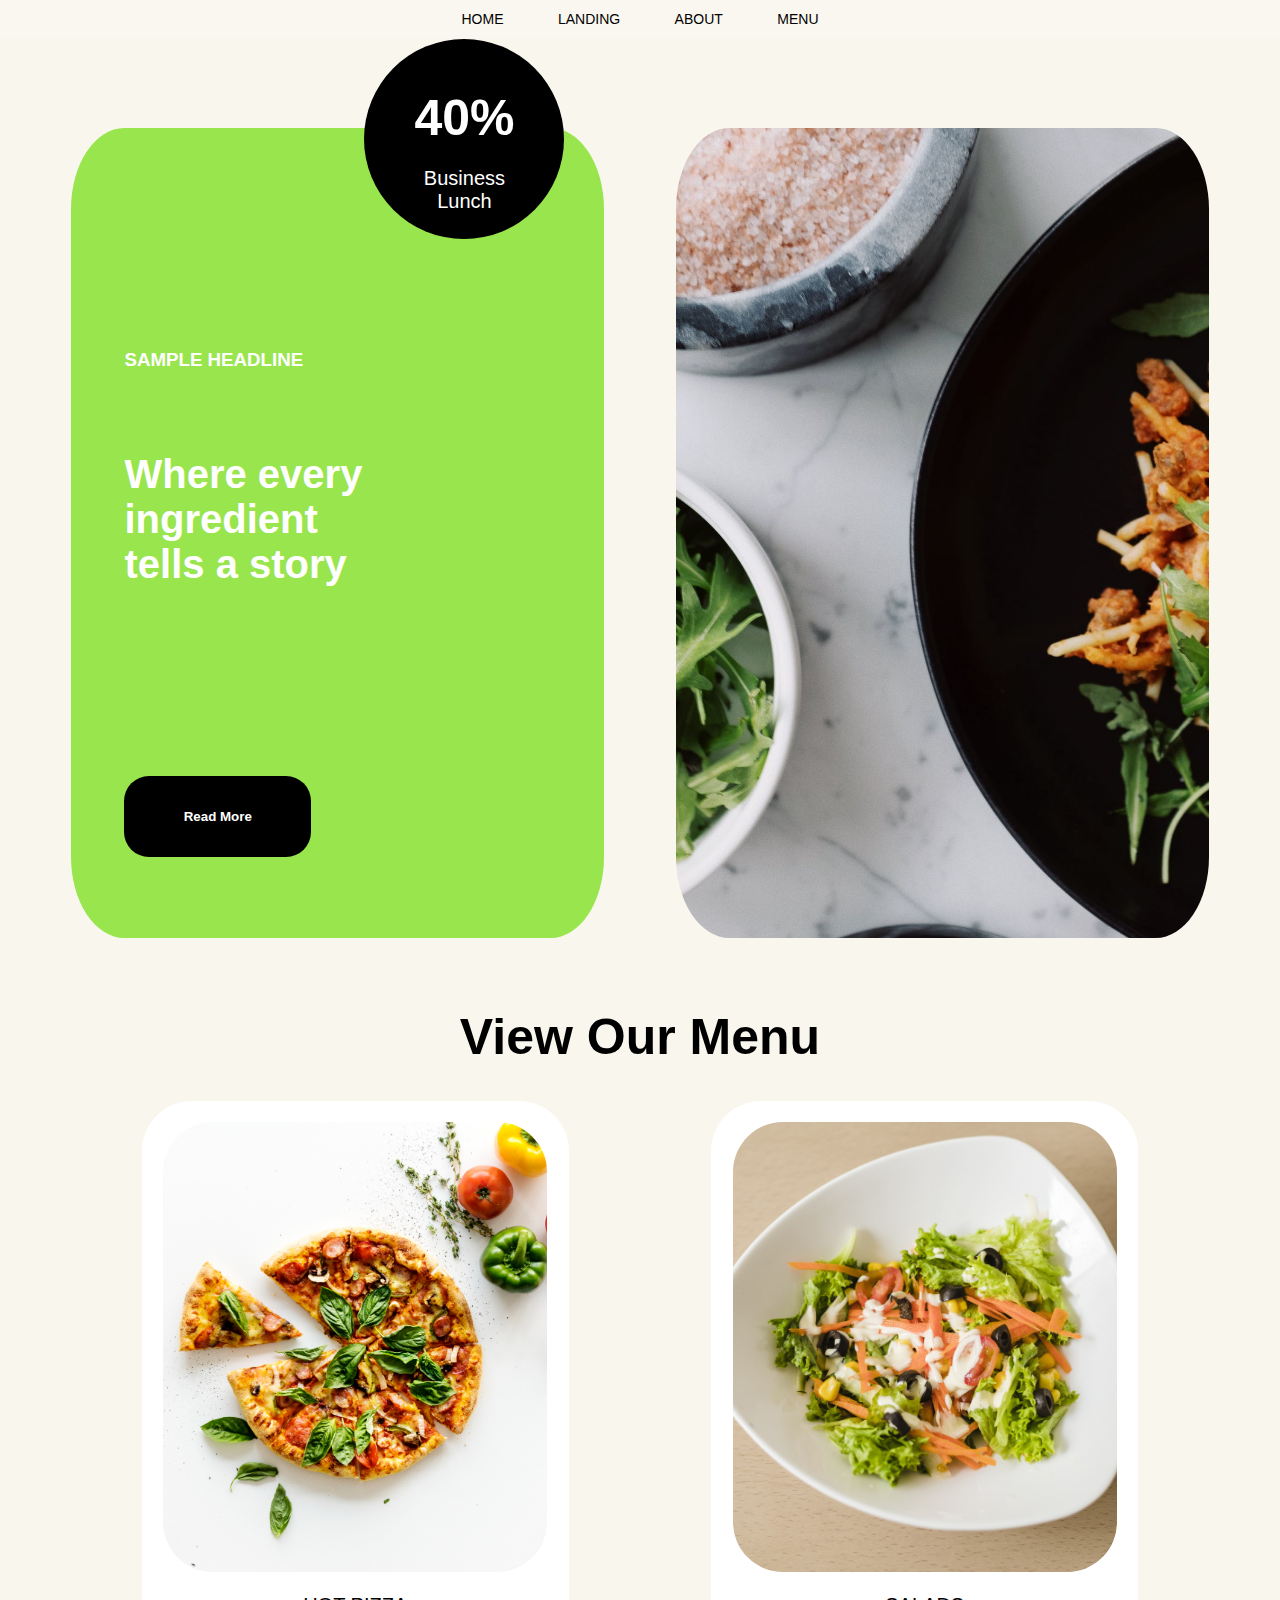
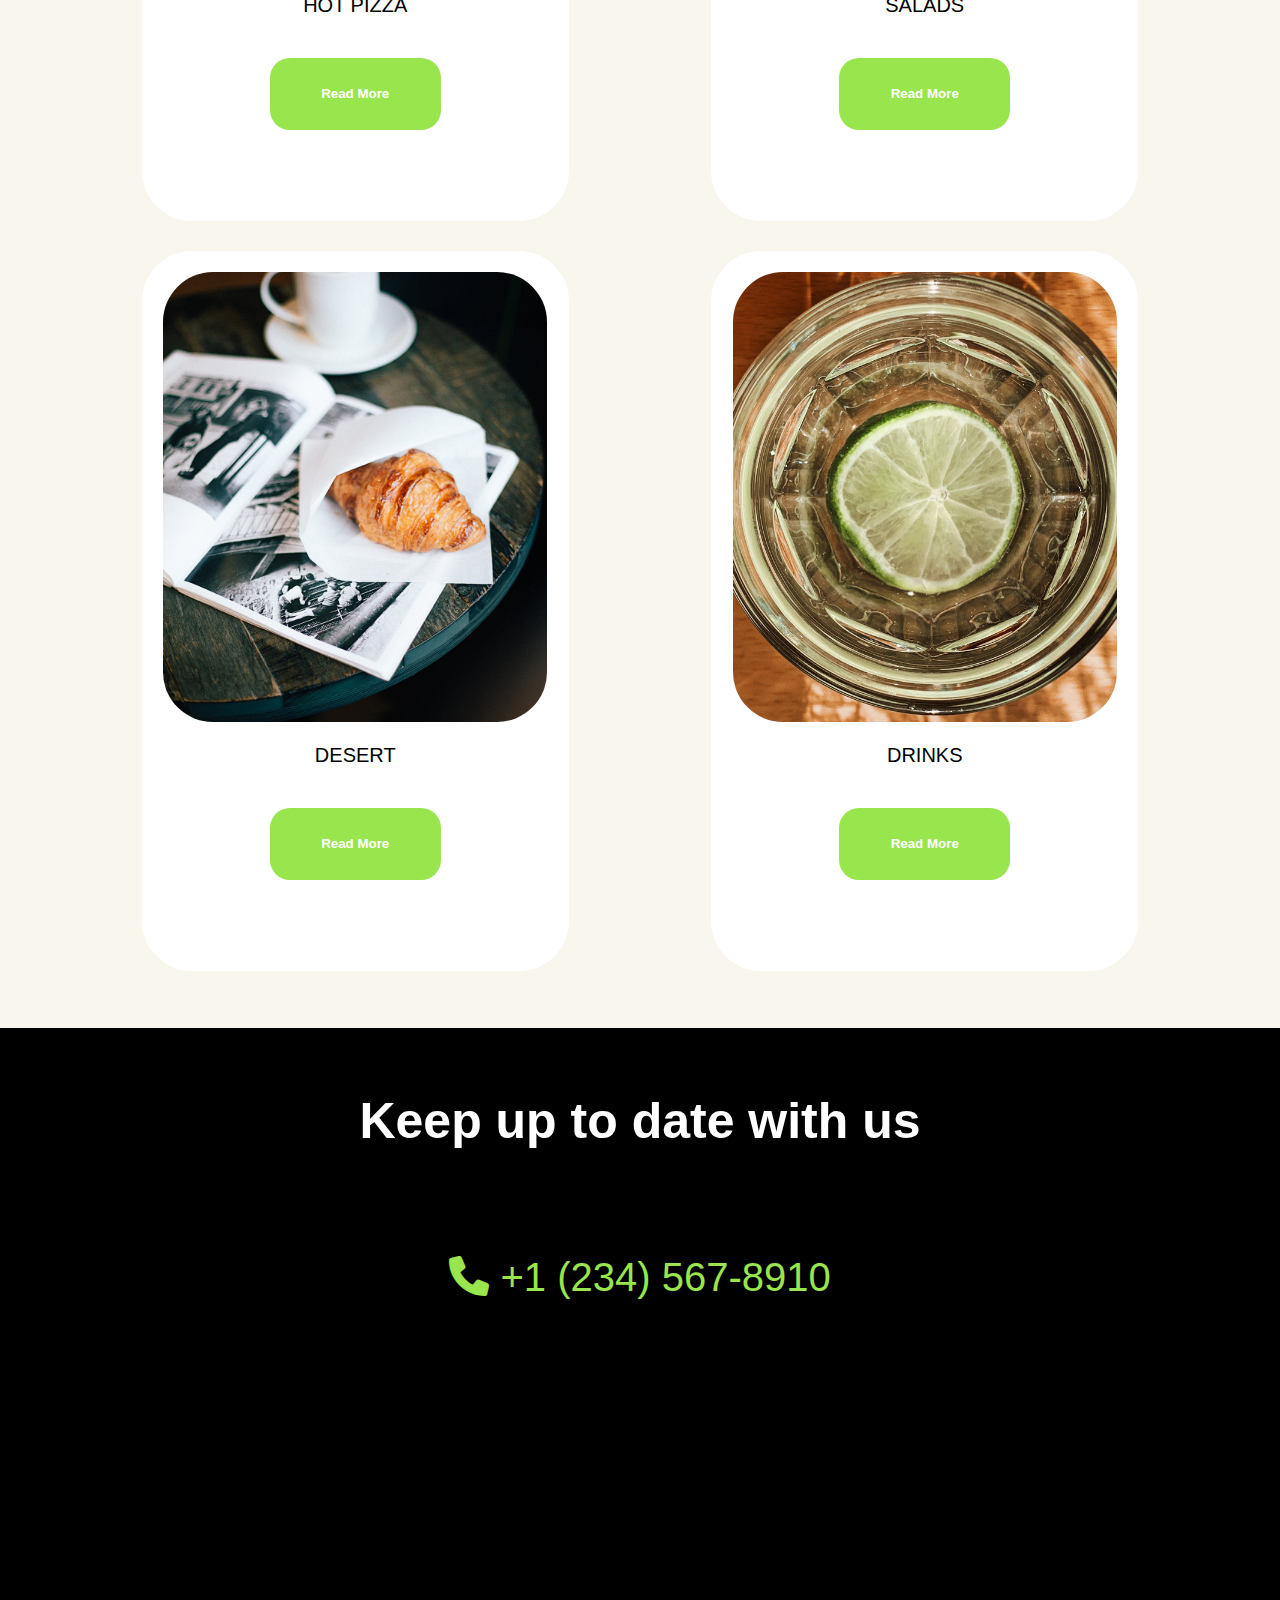
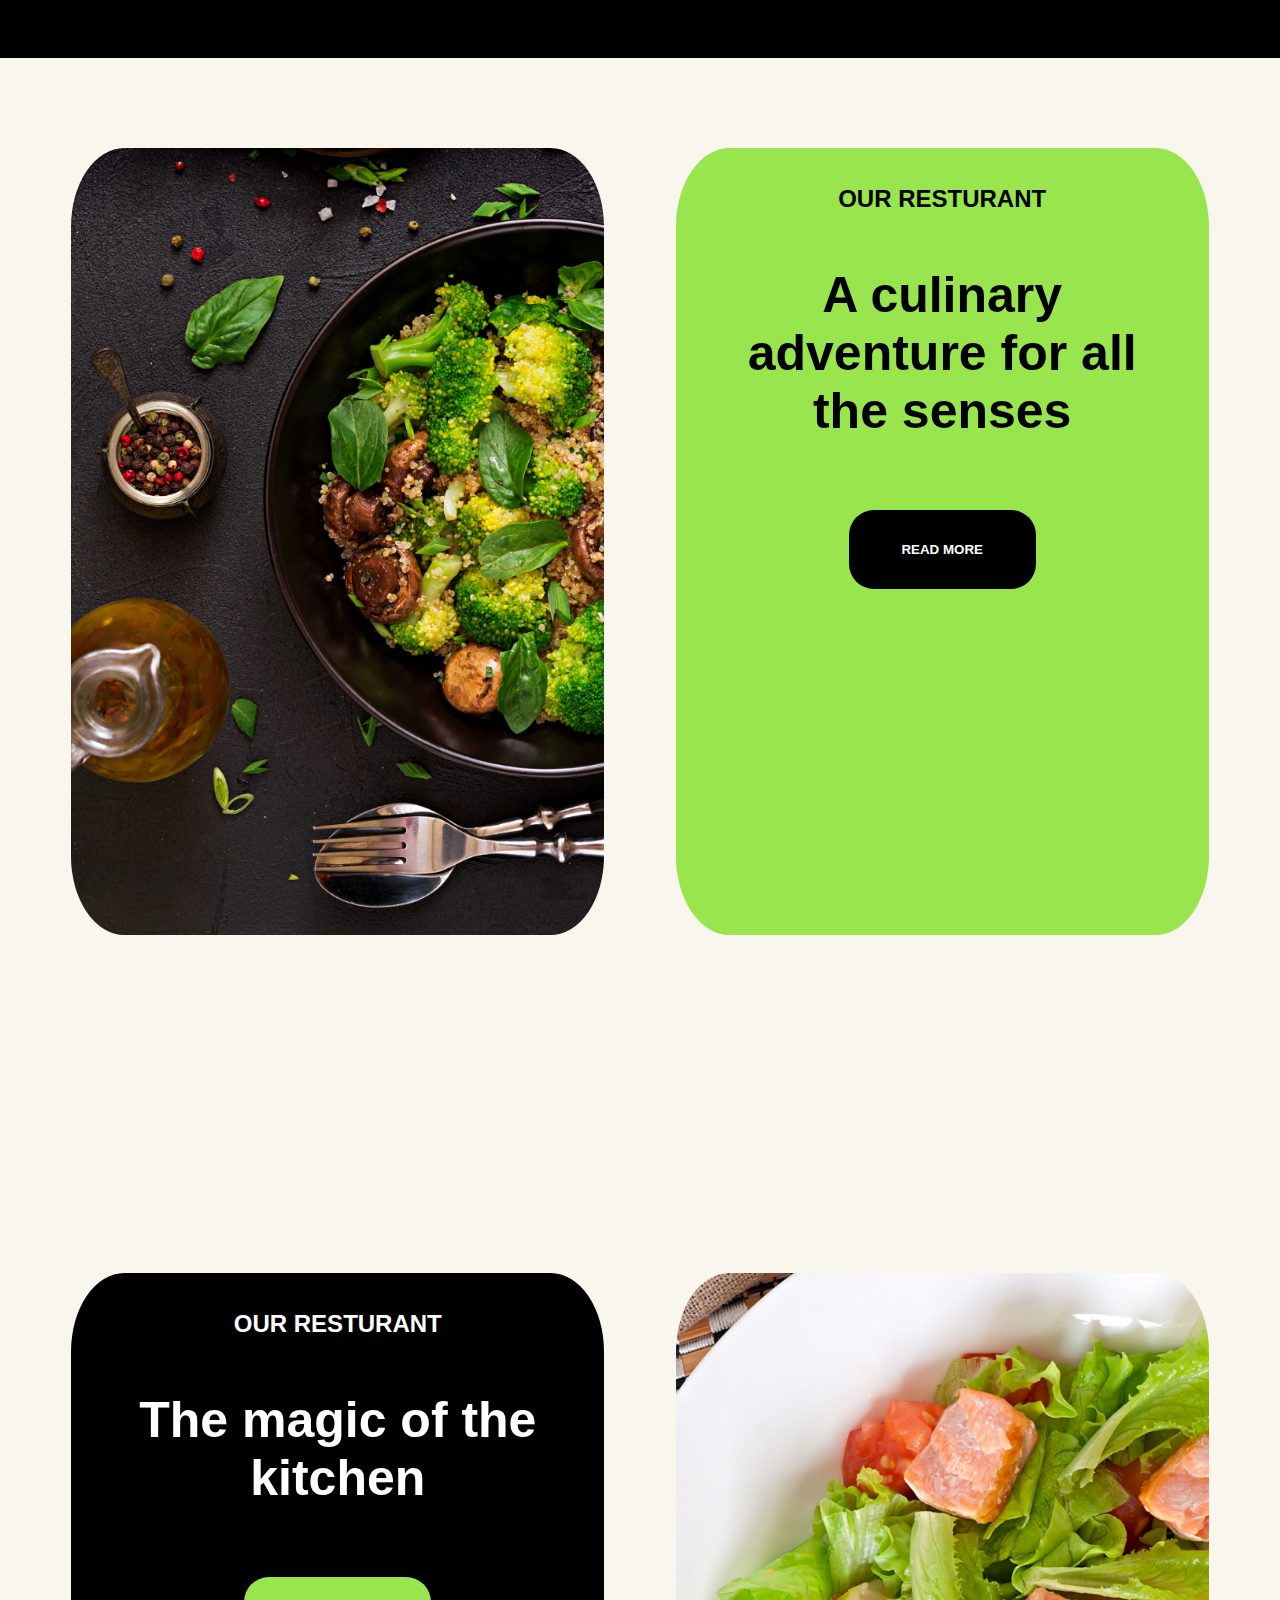
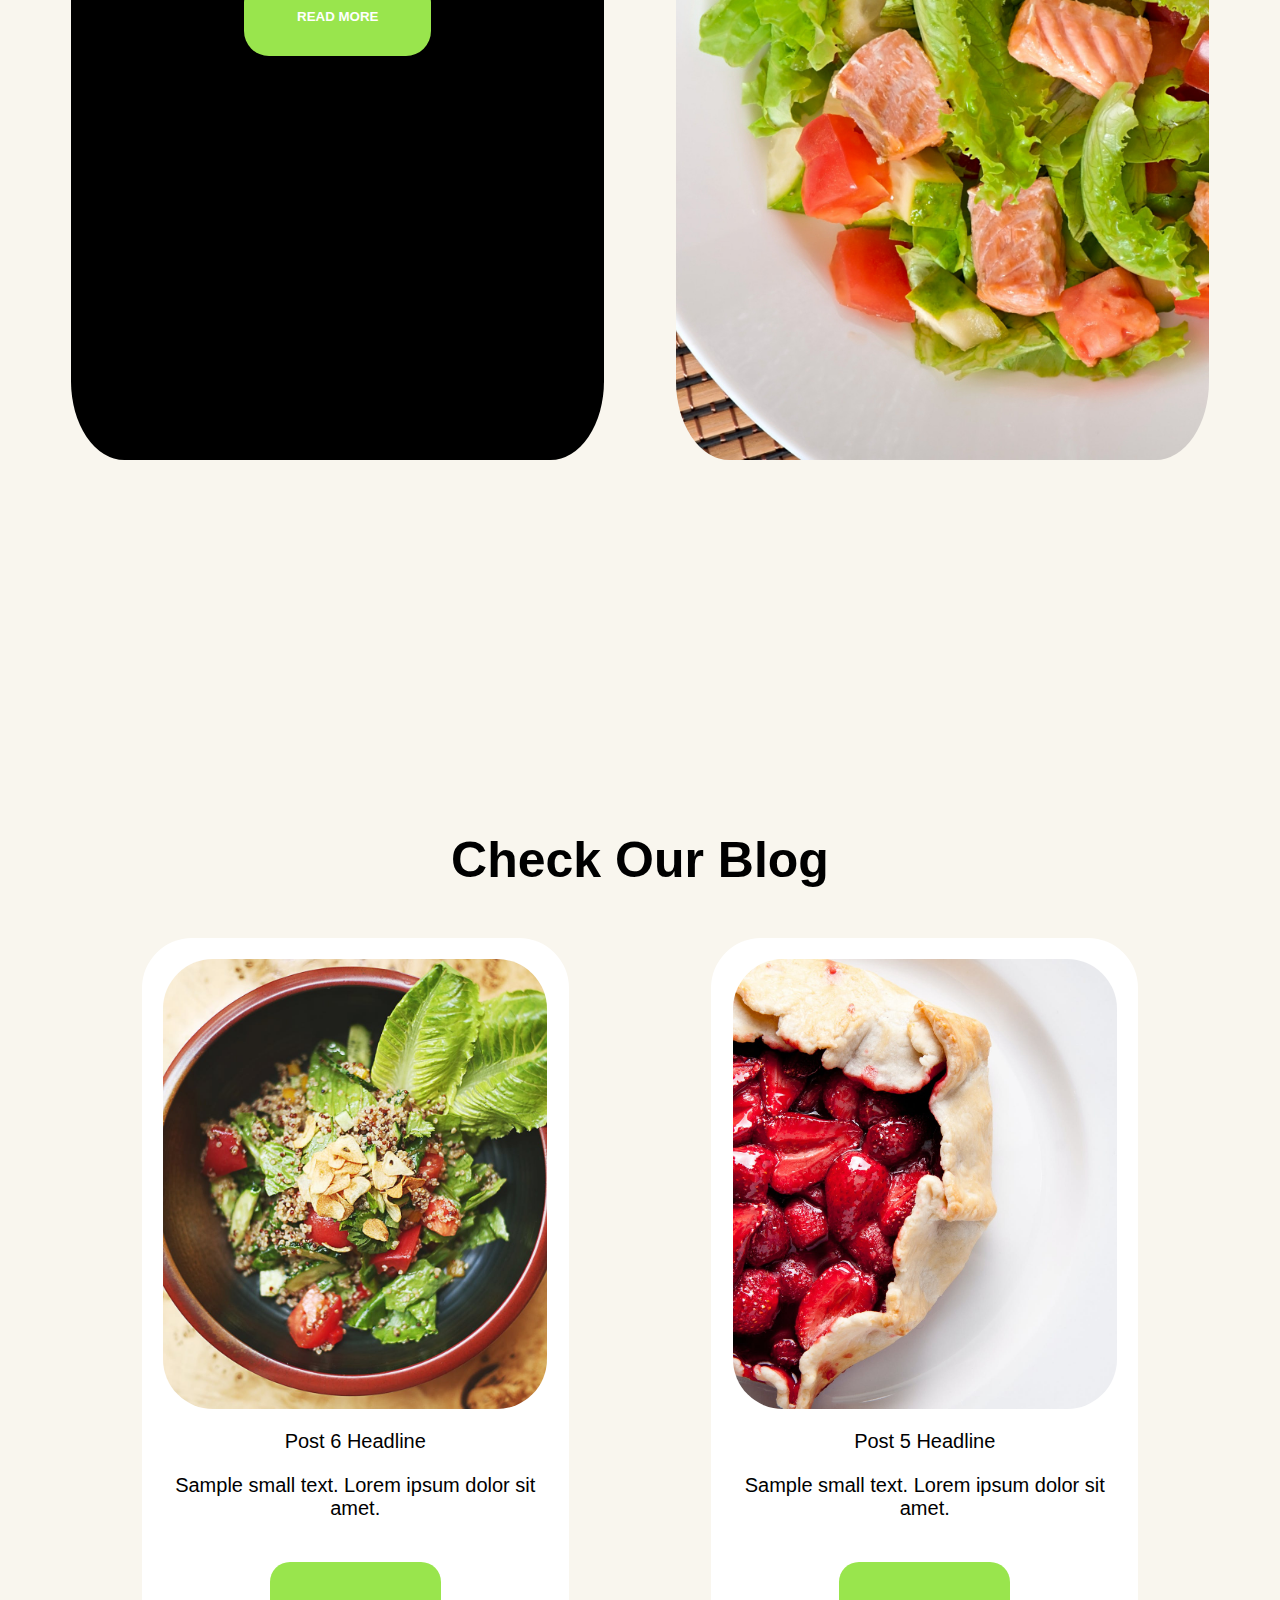
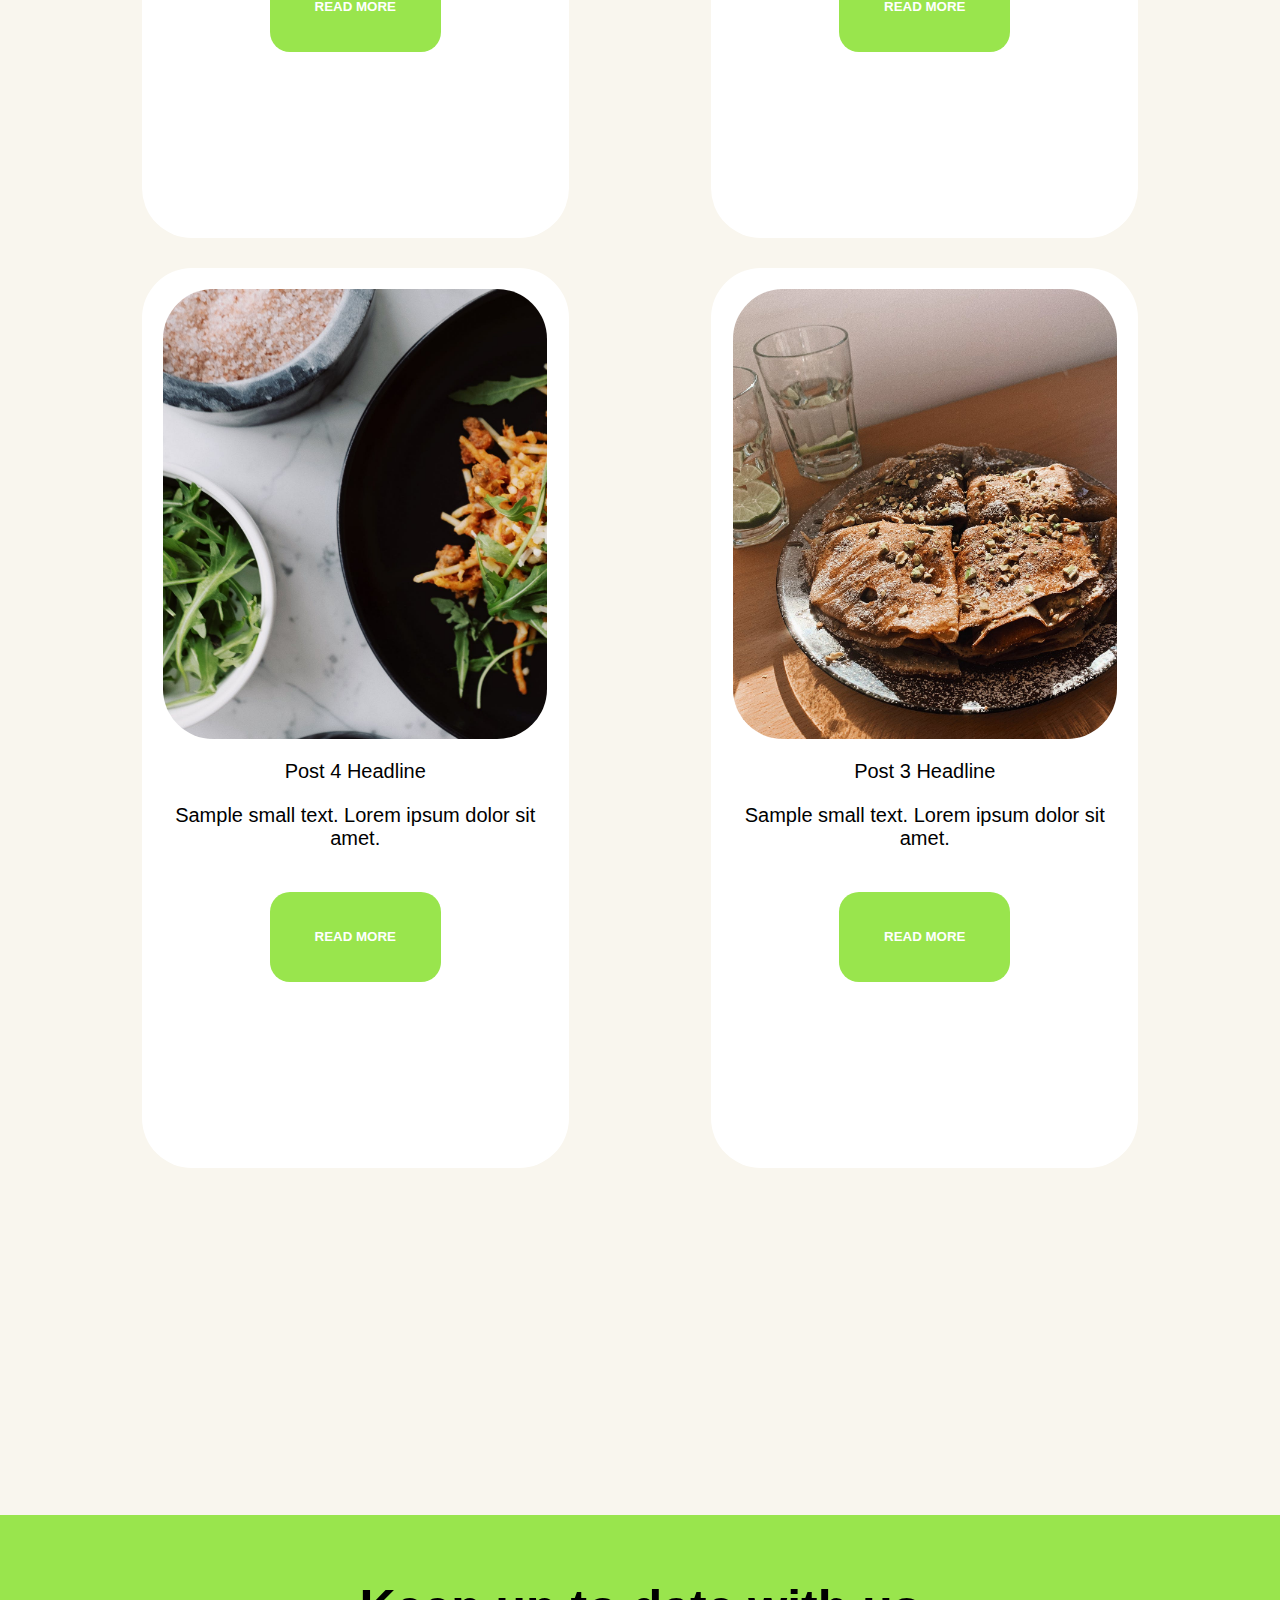
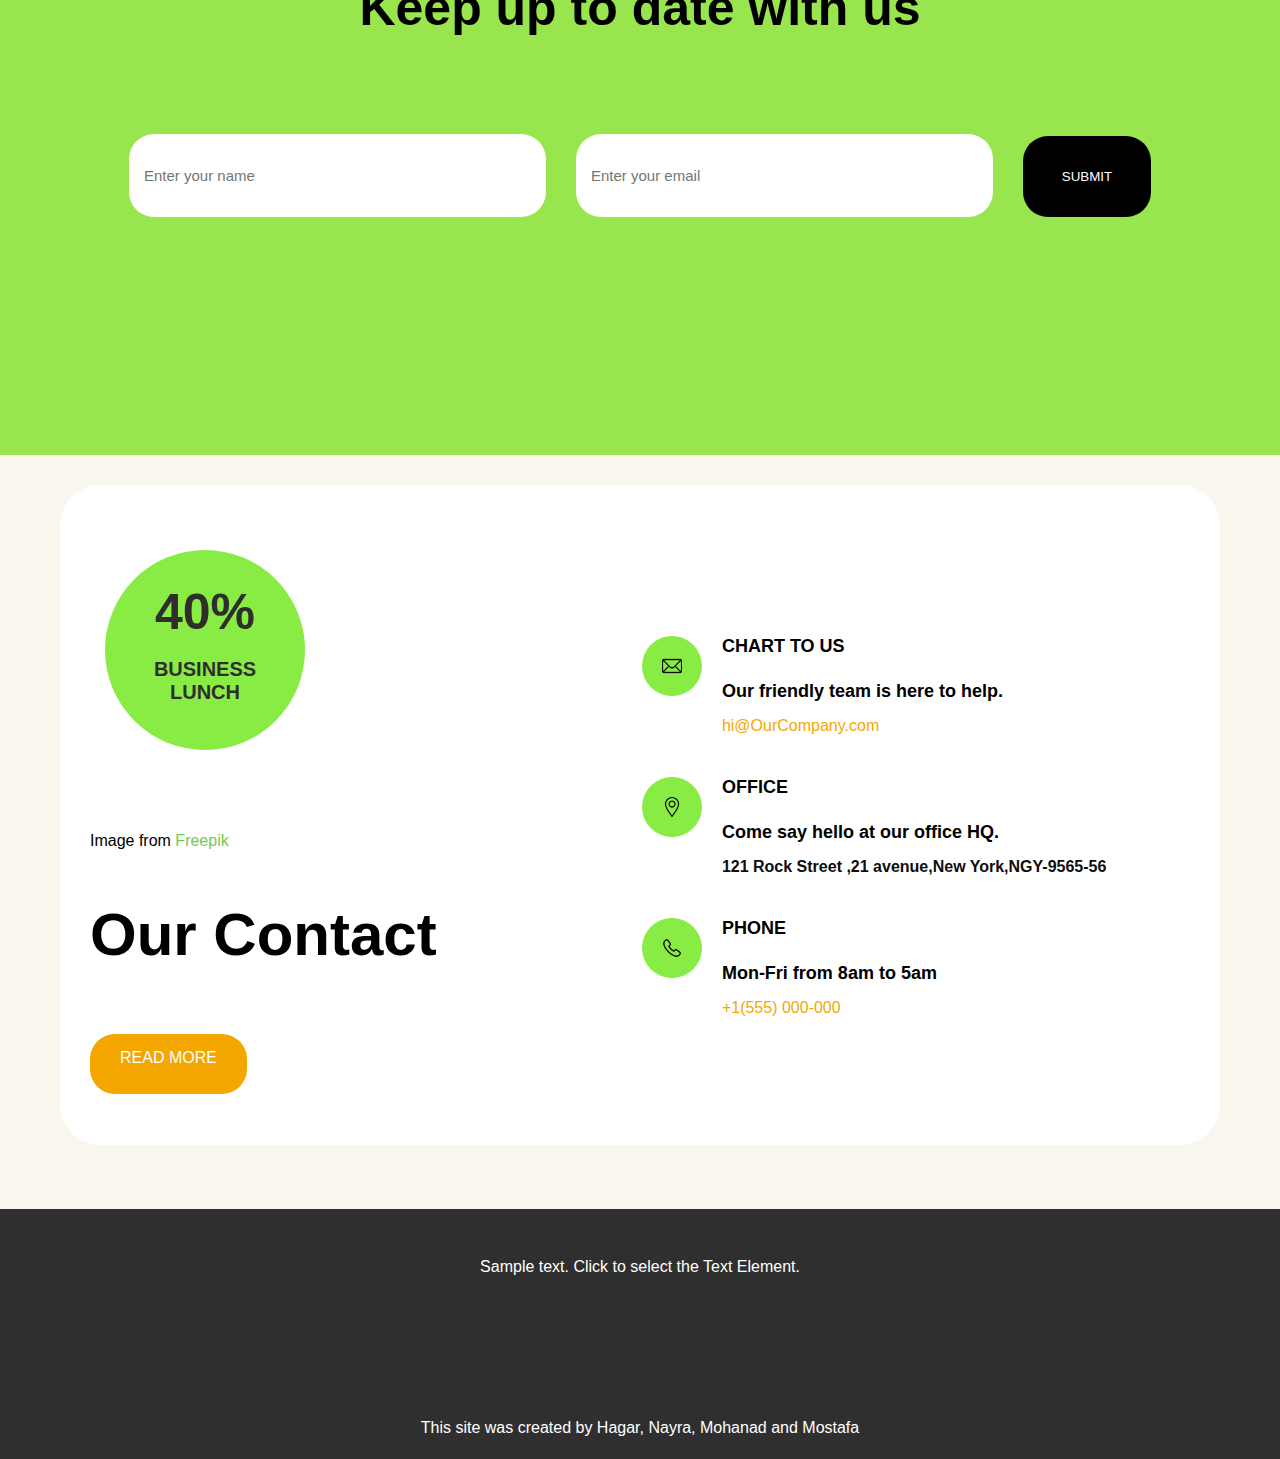
<file: landing.html>
<!DOCTYPE html>
<html lang="en">
  <head>
    <meta charset="UTF-8" />
    <meta name="viewport" content="width=device-width, initial-scale=1.0" />
    <link rel="stylesheet" href="landingStyle.css" />

    <link
      rel="stylesheet"
      href="https://cdnjs.cloudflare.com/ajax/libs/font-awesome/6.0.0-beta3/css/all.min.css"
    />
    <title>Document</title>
  </head>
  <body>
    <nav>
      <ul>
        <li><a href="index.html">HOME</a></li>
        <li><a href="landing.html">LANDING</a></li>
        <li><a href="About.html">ABOUT</a></li>
        <li><a href="menu.html">MENU</a></li>
      </ul>
    </nav>
    <section class="section-1">
      <div class="ingredients">
        <div class="col-5 left">
          <div class="circle">
            <p>40%</p>
            <p>Business <br />Lunch</p>
          </div>
          <h3>SAMPLE HEADLINE</h3>
          <p>
            Where every
            <br />
            ingredient
            <br />
            tells a story
          </p>
          <button>Read More</button>
        </div>
        <div class="col-5 right"></div>
      </div>
      <div class="menu">
        <p>View Our Menu</p>
        <div class="menu-list">
          <div class="card col-4">
            <div class="pizza"></div>
            <p>HOT PIZZA</p>
            <button>Read More</button>
          </div>
          <div class="card col-4">
            <div class="salads"></div>
            <p>SALADS</p>
            <button>Read More</button>
          </div>
          <div class="card col-4">
            <div class="desert"></div>
            <p>DESERT</p>
            <button>Read More</button>
          </div>
          <div class="card col-4">
            <div class="drinks"></div>
            <p>DRINKS</p>
            <button>Read More</button>
          </div>
        </div>
      </div>
    </section>
    <section class="section-2 col-12">
      <h2>Keep up to date with us</h2>
      <a><i class="fa-solid fa-phone"></i>&nbsp;+1 (234) 567-8910</a>
    </section>
    <section class="section-3">
      <div class="col-5 leftT"></div>
      <div class="col-5 rightT">
        <h2>OUR RESTURANT</h2>
        <p>
          A culinary<br />
          adventure for all<br />
          the senses
        </p>
        <button>READ MORE</button>
      </div>
      <div class="col-5 leftB">
        <h2>OUR RESTURANT</h2>
        <p>The magic of the <br />kitchen</p>
        <button>READ MORE</button>
      </div>
      <div class="col-5 rightB"></div>
    </section>
    <section class="section-4">
      <h1>Check Our Blog</h1>
      <div class="container">
        <div class="card col-4">
          <div class="post6"></div>
          <p>Post 6 Headline</p>
          <p>Sample small text. Lorem ipsum dolor sit amet.</p>
          <button>READ MORE</button>
        </div>
        <div class="card col-4">
          <div class="post5"></div>
          <p>Post 5 Headline</p>
          <p>Sample small text. Lorem ipsum dolor sit amet.</p>
          <button>READ MORE</button>
        </div>
        <div class="card col-4">
          <div class="post4"></div>
          <p>Post 4 Headline</p>
          <p>Sample small text. Lorem ipsum dolor sit amet.</p>
          <button>READ MORE</button>
        </div>
        <div class="card col-4">
          <div class="post3"></div>
          <p>Post 3 Headline</p>
          <p>Sample small text. Lorem ipsum dolor sit amet.</p>
          <button>READ MORE</button>
        </div>
      </div>
    </section>
    <section class="col-12 section-5">
      <h1>Keep up to date with us</h1>
      <form>
        <input type="text" placeholder="Enter your name" />
        <input type="email" placeholder="Enter your email" />
        <input type="submit" value="SUBMIT" />
      </form>
    </section>

    
  <!-- Our Contact -->
  <div class="container-about">
    <div>
      <div class="circle-about">
        <p>40%</p>
        <p>BUSINESS <br />LUNCH</p>
                  
      </div>
      <br><br>
      <div>
        <p style="color: black;">Image from <a href="#" style="text-decoration: none; color:  #74ca4c;">Freepik</a></p>
        <h2 style="font-size: 60px;color: black;">Our Contact</h2>
        <a href="#" class="button-about">READ MORE</a>
      </div>
    </div>
    <div>

      <div class="griddiv">
        <div class="smallcircle"><img src="About_img/1.png"></div>
        <div>
          <h4 style="font-size: 18px; color: black;">CHART TO US</h4>
          <h2 style="font-size: 18px; color: black;">Our friendly team is here to help.</h2>
          <a href="#" style="text-decoration: none; color:  #f4a700;">hi@OurCompany.com</a>
        </div>
      </div>
      <br>
      <div class="griddiv">
        <div class="smallcircle"><img src="About_img/2.png"></div>
        <div>
          <h4 style="font-size: 18px;color: black;">OFFICE</h4>
          <h2 style="font-size: 18px;color: black;">Come say hello at our office HQ.</h2>
          <a href="#" style="text-decoration: none; color:  #0e0d0d; font-weight: bold;">121 Rock Street ,21
            avenue,New York,NGY-9565-56</a>
        </div>
      </div>
      <br>
      <div class="griddiv">
        <div class="smallcircle"><img src="About_img/3.png"></div>
        <div>
          <h4 style="font-size: 18px;color: black;">PHONE</h4>
          <h2 style="font-size: 18px;color: black;">Mon-Fri from 8am to 5am</h2>
          <a href="#" style="text-decoration: none; color:  #f4a700;">+1(555) 000-000</a>
        </div>
      </div>
    </div>
  </div>
  <br><br><br>
  <div class="greydiv">
    <br>
    <p>Sample text. Click to select the Text Element.</p>
    <br><br><br><br><br>
    <p>This site was created by Hagar, Nayra, Mohanad and Mostafa</p>
  </div>

  </body>
</html>
</file>
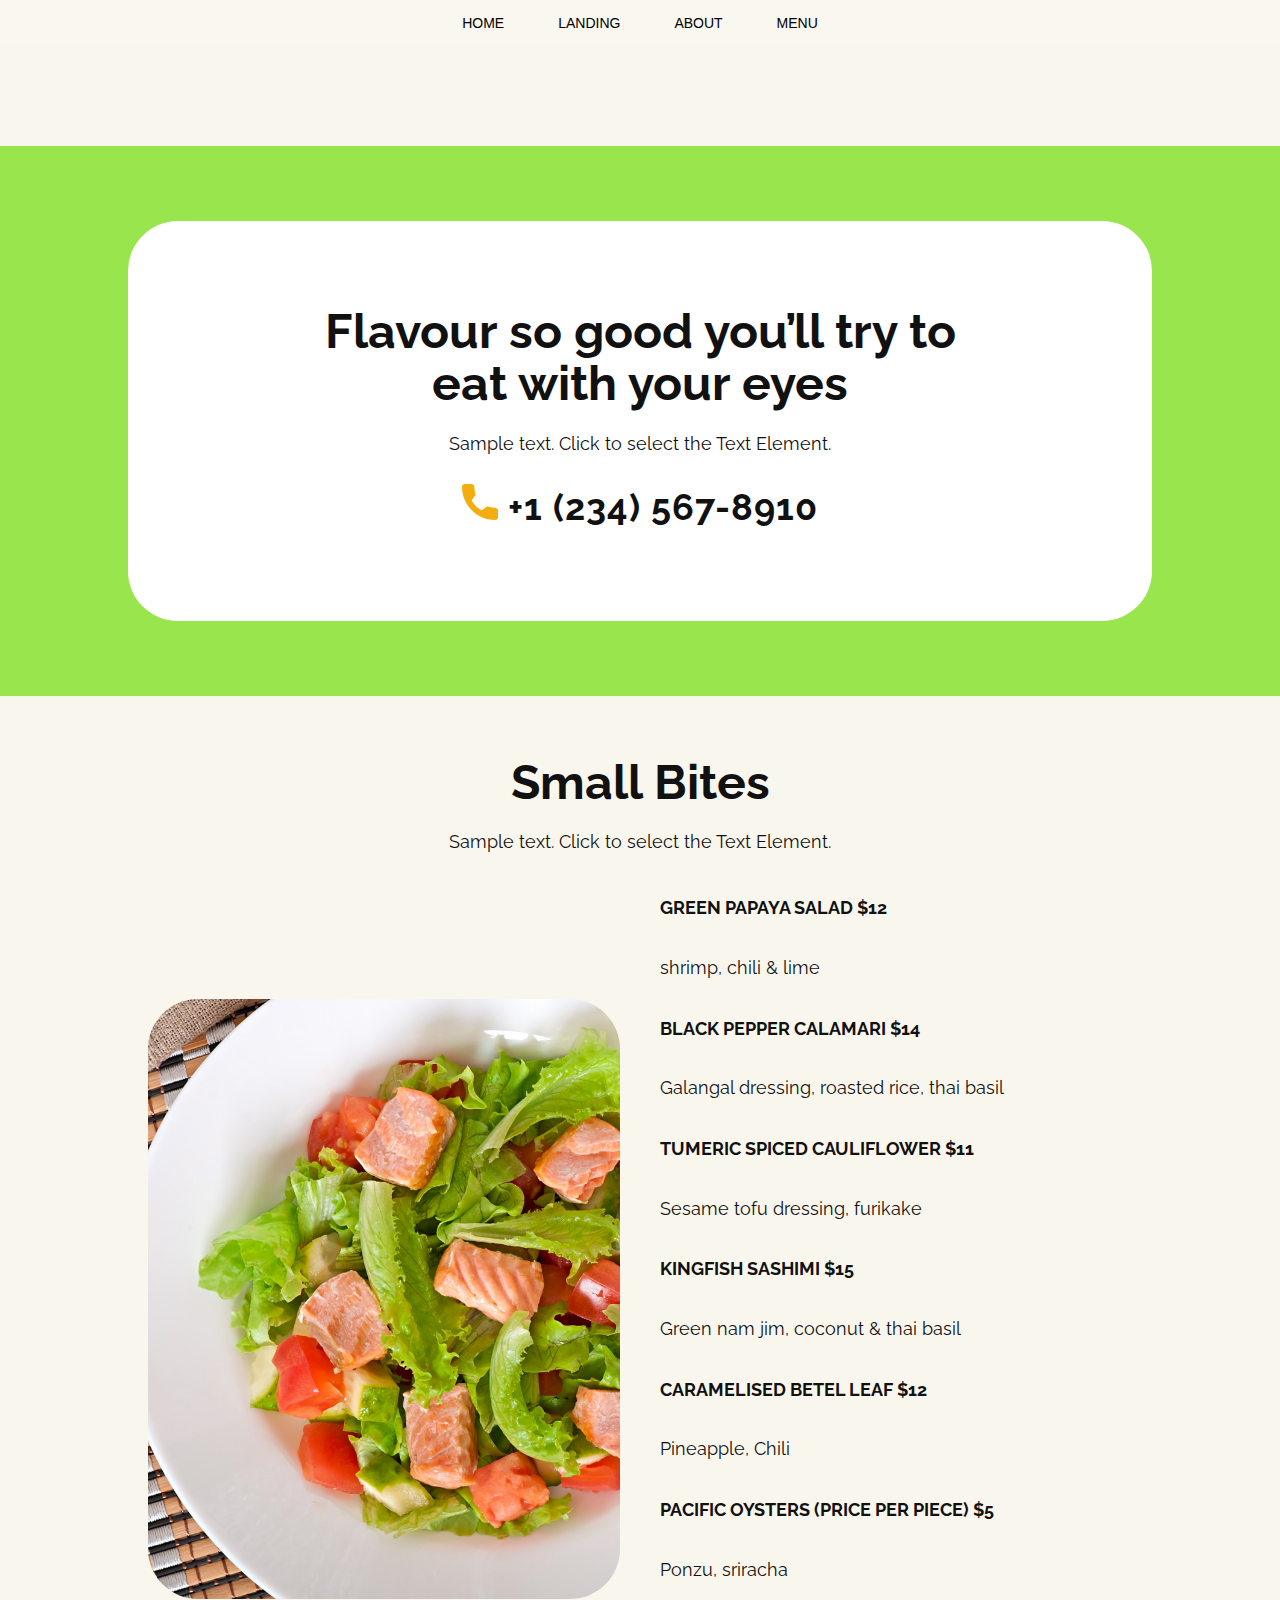
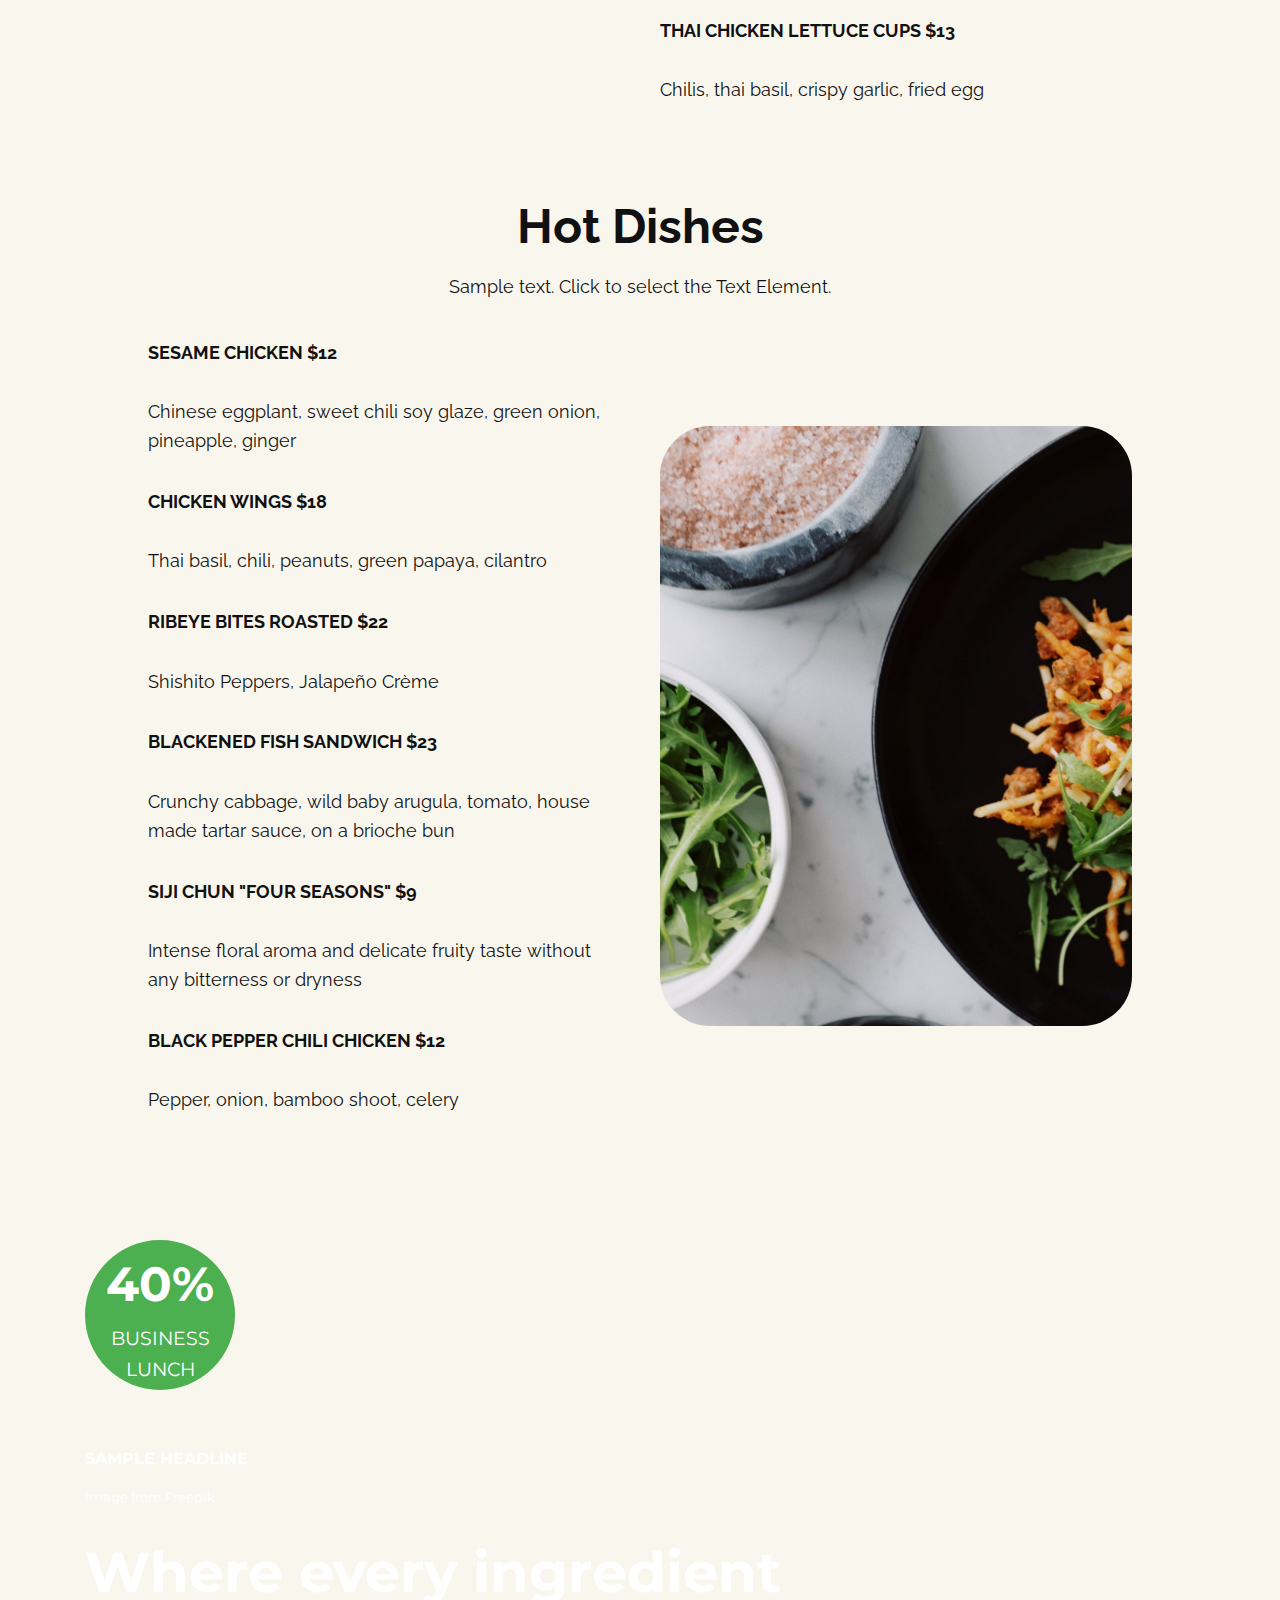
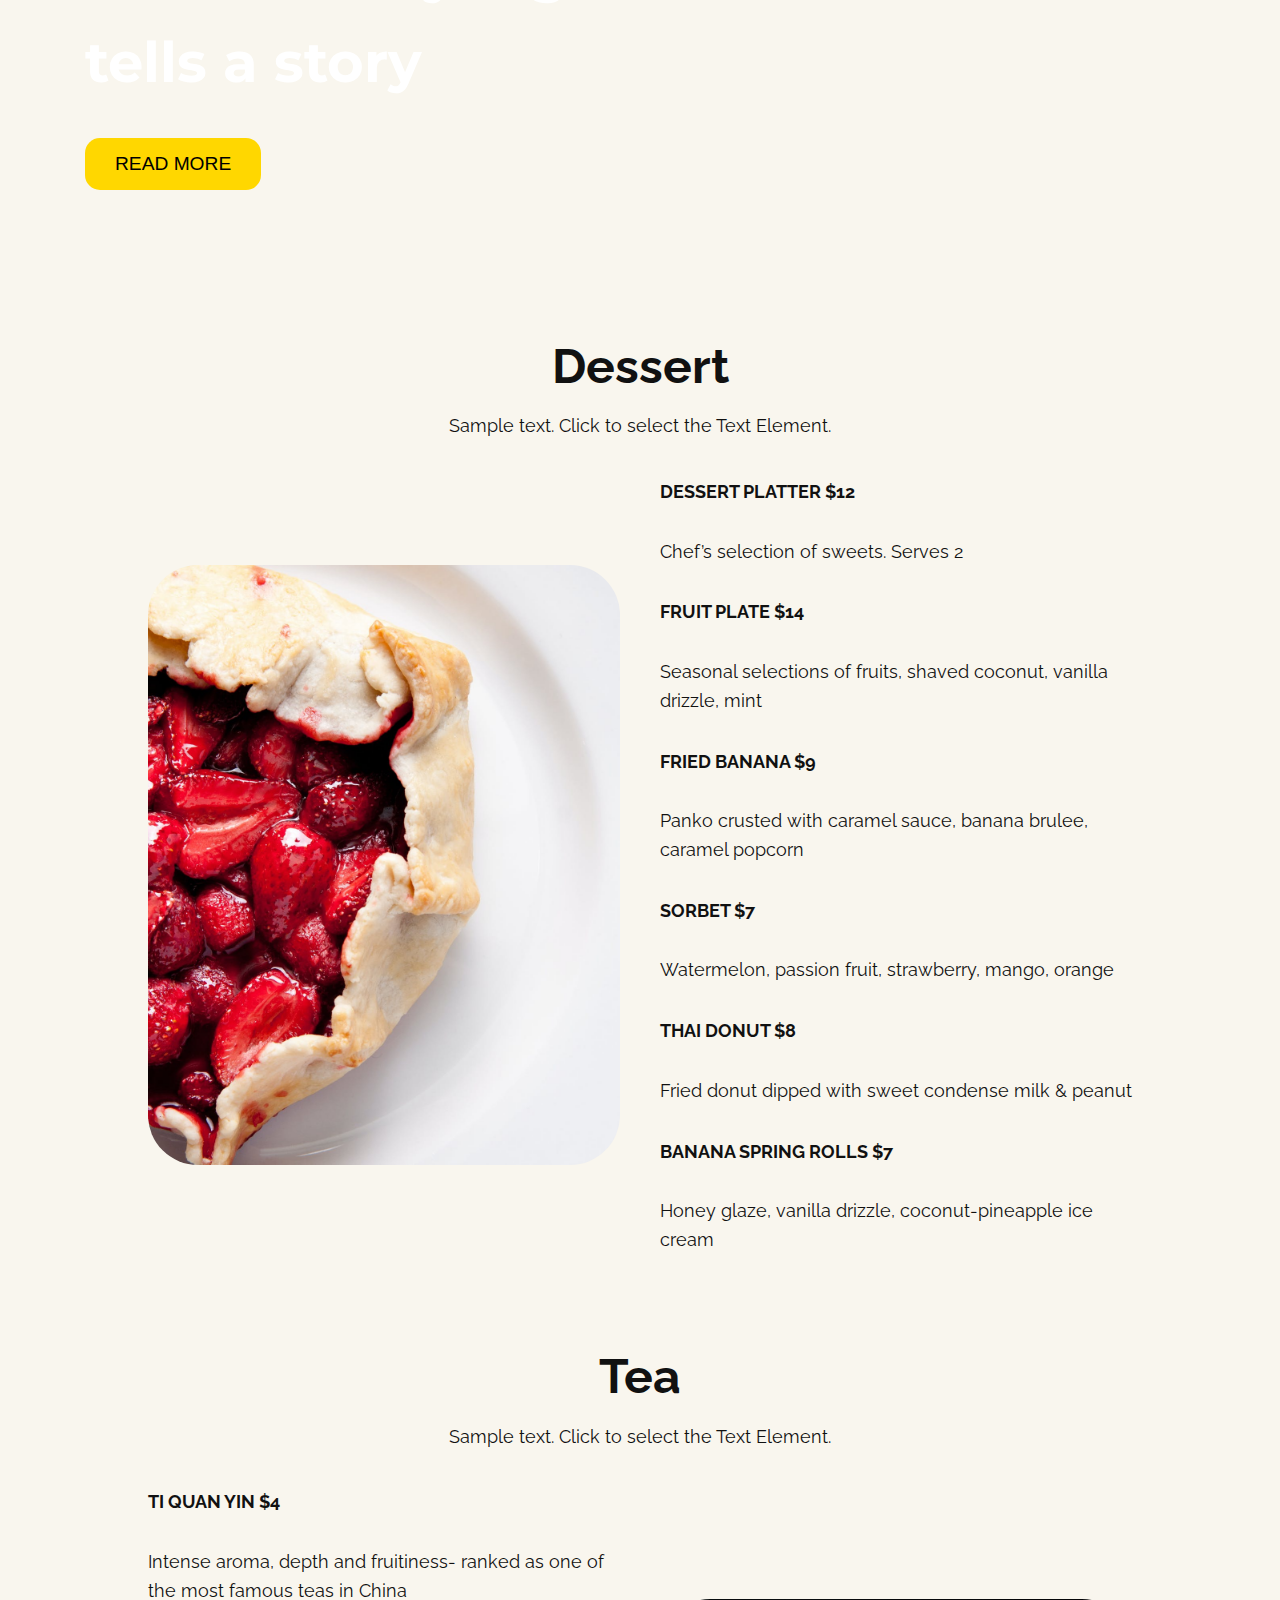
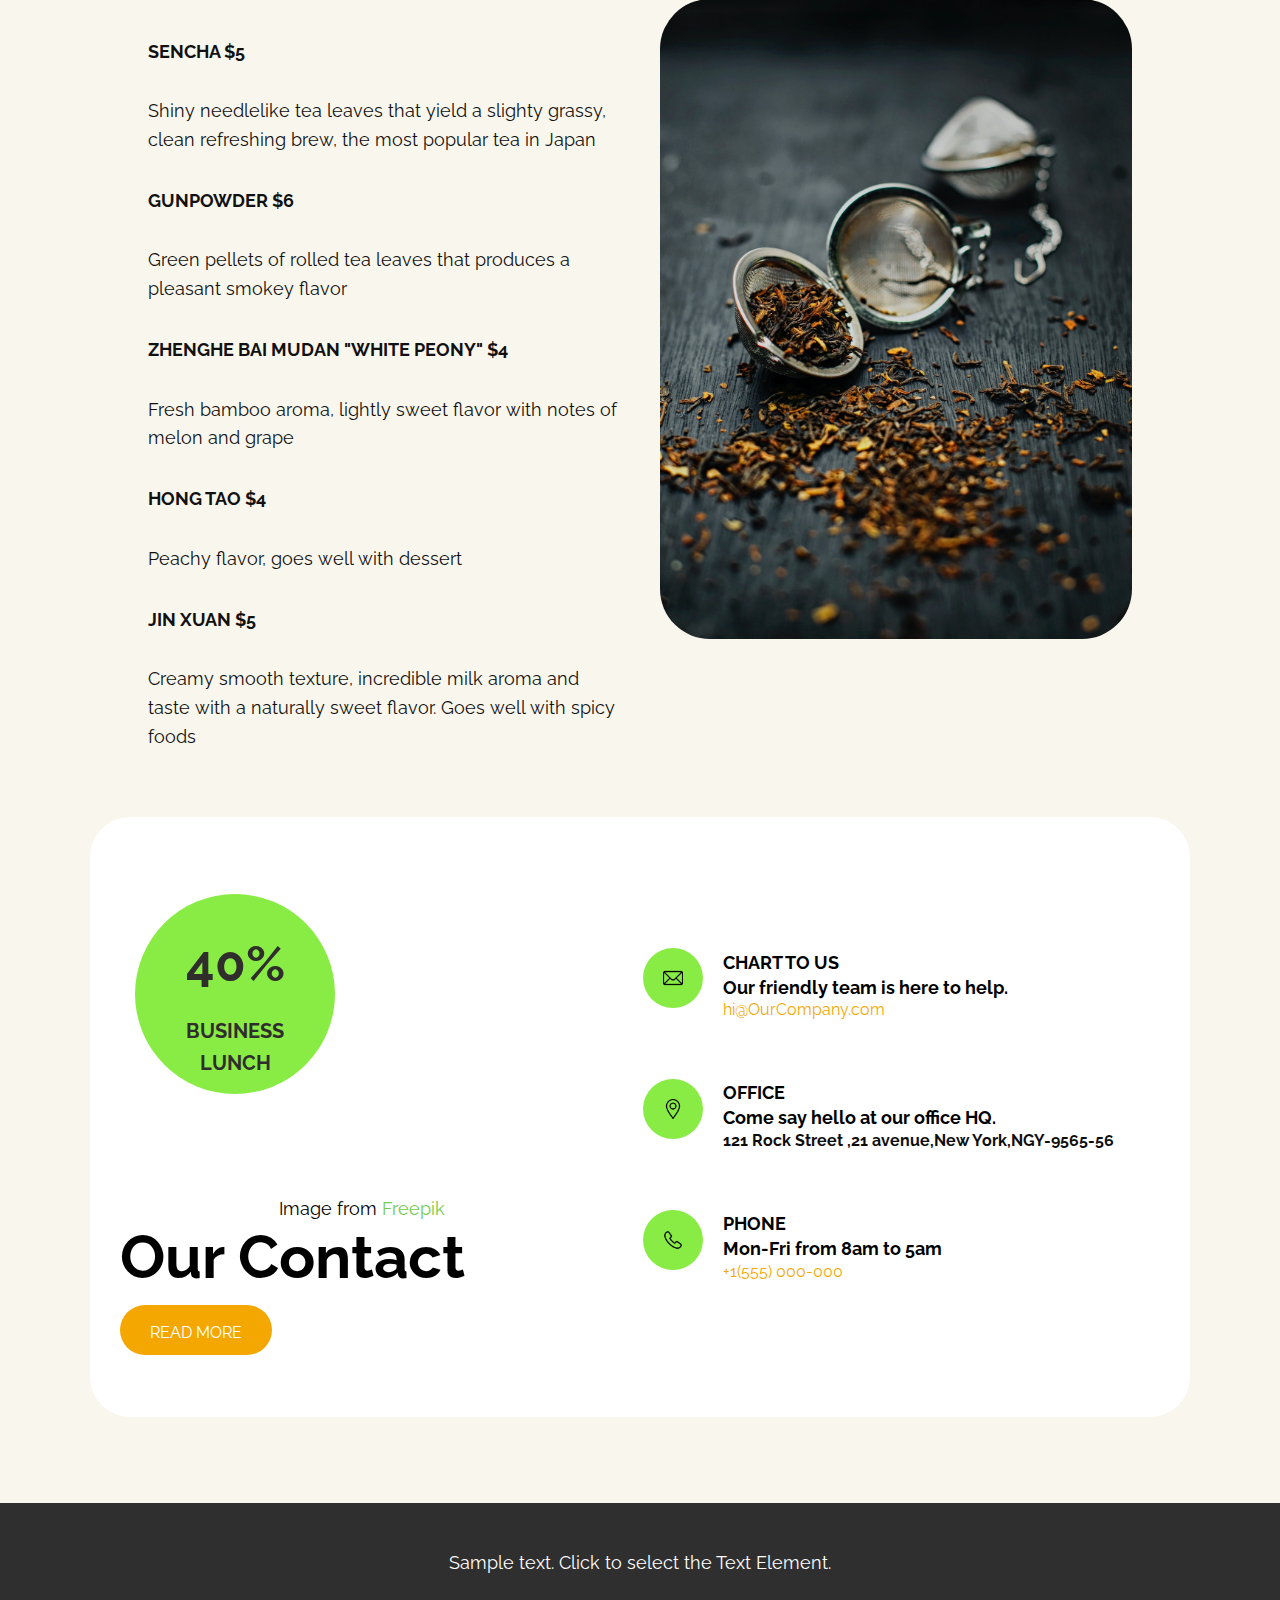
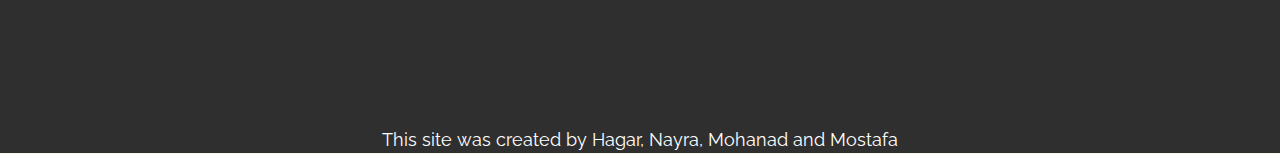
<file: menu.html>
<!DOCTYPE html>
<html lang="en">

<head>
  <meta charset="UTF-8">
  <meta name="viewport" content="width=device-width, initial-scale=1.0">
  <link rel="stylesheet" href="menu.css">

  <link rel="preconnect" href="https://fonts.googleapis.com" />
  <link rel="preconnect" href="https://fonts.gstatic.com" crossorigin />
  <link href="https://fonts.googleapis.com/css2?family=Raleway:ital,wght@0,100..900;1,100..900&display=swap"
    rel="stylesheet" />
  <link
    href="https://fonts.googleapis.com/css2?family=Montserrat:ital,wght@0,100..900;1,100..900&family=Raleway:ital,wght@0,100..900;1,100..900&display=swap"
    rel="stylesheet">

  <title>Menu</title>
</head>
<nav>
  <ul>
    <li><a href="index.html">HOME</a></li>
    <li><a href="landing.html">LANDING</a></li>
    <li><a href="About.html">ABOUT</a></li>
    <li><a href="menu.html">MENU</a></li>
  </ul>
</nav>
<body>
  <!-- First Section -->
  <section class="menu-section-1">
    <div class="back-div">
      <div class="main-div content-div">
        <h2>Flavour so good you’ll try to eat with your eyes</h2>
        <p>Sample text. Click to select the Text Element.</p>
        <a href="#" class="content-div-link">
          <span>
            <svg class="svg-content" viewBox="0 0 405.333 405.333" x="0px" y="0px" style="width: 1em; height: 1em;">
              <path
                d="M373.333,266.88c-25.003,0-49.493-3.904-72.704-11.563c-11.328-3.904-24.192-0.896-31.637,6.699l-46.016,34.752    c-52.8-28.181-86.592-61.952-114.389-114.368l33.813-44.928c8.512-8.512,11.563-20.971,7.915-32.64    C142.592,81.472,138.667,56.96,138.667,32c0-17.643-14.357-32-32-32H32C14.357,0,0,14.357,0,32    c0,205.845,167.488,373.333,373.333,373.333c17.643,0,32-14.357,32-32V298.88C405.333,281.237,390.976,266.88,373.333,266.88z">
              </path>
            </svg>
          </span>+1 (234) 567-8910
        </a>
      </div>
    </div>
  </section>

  <!-- Second Section -->
  <section class="menu-section-2">
    <div class="main-div">
      <h2>Small Bites</h2>
      <p>Sample text. Click to select the Text Element.</p>
      <div class="container-div">
        <div class="container-div-1-2">
          <div class="image-container">
            <img src="menuImages/salamon.jpg" alt="salamon">
          </div>
        </div>
        <div class="container-div-1-2">
          <h6>Green papaya salad $12</h6>
          <p>shrimp, chili & lime</p>
          <h6>Black pepper calamari $14</h6>
          <p>Galangal dressing, roasted rice, thai basil</p>
          <h6>Tumeric spiced cauliflower $11</h6>
          <p>Sesame tofu dressing, furikake</p>
          <h6>Kingfish sashimi $15</h6>
          <p>Green nam jim, coconut & thai basil</p>
          <h6>Caramelised betel leaf $12</h6>
          <p>Pineapple, Chili</p>
          <h6>Pacific oysters (price per piece) $5</h6>
          <p>Ponzu, sriracha</p>
          <h6>Thai chicken lettuce cups $13</h6>
          <p>Chilis, thai basil, crispy garlic, fried egg</p>
        </div>
      </div>
    </div>

    <div class="main-div">
      <h2>Hot Dishes</h2>
      <p>Sample text. Click to select the Text Element.</p>
      <div class="container-div">
        <div class="container-div-1-2">
          <h6>Sesame Chicken $12</h6>
          <p>Chinese eggplant, sweet chili soy glaze, green onion, pineapple, ginger</p>
          <h6>Chicken Wings $18</h6>
          <p>Thai basil, chili, peanuts, green papaya, cilantro</p>
          <h6>Ribeye Bites Roasted $22</h6>
          <p>Shishito Peppers, Jalapeño Crème</p>
          <h6>Blackened Fish Sandwich $23</h6>
          <p>Crunchy cabbage, wild baby arugula, tomato, house made tartar sauce, on a brioche bun</p>
          <h6>Siji Chun "Four Seasons" $9</h6>
          <p>Intense floral aroma and delicate fruity taste without any bitterness or dryness</p>
          <h6>Black Pepper Chili Chicken $12</h6>
          <p>Pepper, onion, bamboo shoot, celery</p>
        </div>
        <div class="container-div-1-2">
          <div class="image-container">
            <img src="menuImages/fries.jpeg" alt="fries">
          </div>
        </div>
      </div>
    </div>

    <div class="container">
      <div class="inner-content">
        <div class="circle">
          <span class="percentage">40%</span>
          <span class="lunch">BUSINESS<br>LUNCH</span>
        </div>
        <h2 class="headline">SAMPLE HEADLINE</h2>
        <p class="freepik">Image from Freepik</p>
        <p class="slogan">Where every ingredient<br>tells a story</p>
        <button class="read-more">READ MORE</button>
      </div>
    </div>


    <div class="main-div">
      <h2>Dessert</h2>
      <p>Sample text. Click to select the Text Element.</p>
      <div class="container-div">
        <div class="container-div-1-2">
          <div class="image-container">
            <img src="menuImages/deserts.jpeg" alt="salamon">
          </div>
        </div>
        <div class="container-div-1-2">
          <h6>Dessert platter $12</h6>
          <p>Chef’s selection of sweets. Serves 2</p>
          <h6>Fruit Plate $14</h6>
          <p>Seasonal selections of fruits, shaved coconut, vanilla drizzle, mint</p>
          <h6>Fried Banana $9</h6>
          <p>Panko crusted with caramel sauce, banana brulee, caramel popcorn</p>
          <h6>Sorbet $7</h6>
          <p>Watermelon, passion fruit, strawberry, mango, orange</p>
          <h6>Thai Donut $8</h6>
          <p>Fried donut dipped with sweet condense milk & peanut</p>
          <h6>Banana spring rolls $7</h6>
          <p>Honey glaze, vanilla drizzle, coconut-pineapple ice cream</p>
        </div>
      </div>
    </div>

    <div class="main-div">
      <h2>Tea</h2>
      <p>Sample text. Click to select the Text Element.</p>
      <div class="container-div">
        <div class="container-div-1-2">
          <h6>Ti Quan Yin $4</h6>
          <p>Intense aroma, depth and fruitiness- ranked as one of the most famous teas in China</p>
          <h6>Sencha $5</h6>
          <p>Shiny needlelike tea leaves that yield a slighty grassy, clean refreshing brew, the most popular tea in
            Japan</p>
          <h6>Gunpowder $6</h6>
          <p>Green pellets of rolled tea leaves that produces a pleasant smokey flavor</p>
          <h6>Zhenghe Bai Mudan "White Peony" $4</h6>
          <p>Fresh bamboo aroma, lightly sweet flavor with notes of melon and grape</p>
          <h6>Hong Tao $4</h6>
          <p>Peachy flavor, goes well with dessert</p>
          <h6>Jin Xuan $5</h6>
          <p>Creamy smooth texture, incredible milk aroma and taste with a naturally sweet flavor. Goes well with spicy
            foods</p>
        </div>
        <div class="container-div-1-2">
          <div class="image-container">
            <img src="menuImages/tea.jpg" alt="fries">
          </div>
        </div>
      </div>
    </div>
  </section>

  <!-- our contact -->
  <div class="container-about">
    <div>
      <div class="circle-about">
        <p>40%</p>
        <p>BUSINESS <br />LUNCH</p>
                  
      </div>
      <br><br>
      <div>
        <p style="color: black;">Image from <a href="#" style="text-decoration: none; color:  #74ca4c;">Freepik</a></p>
        <h2 style="font-size: 60px;color: black;">Our Contact</h2>
        <a href="#" class="button-about">READ MORE</a>
      </div>
    </div>
    <div>

      <div class="griddiv">
        <div class="smallcircle"><img src="About_img/1.png"></div>
        <div>
          <h4 style="font-size: 18px; color: black;">CHART TO US</h4>
          <h2 style="font-size: 18px; color: black;">Our friendly team is here to help.</h2>
          <a href="#" style="text-decoration: none; color:  #f4a700;">hi@OurCompany.com</a>
        </div>
      </div>
      <br>
      <div class="griddiv">
        <div class="smallcircle"><img src="About_img/2.png"></div>
        <div>
          <h4 style="font-size: 18px;color: black;">OFFICE</h4>
          <h2 style="font-size: 18px;color: black;">Come say hello at our office HQ.</h2>
          <a href="#" style="text-decoration: none; color:  #0e0d0d; font-weight: bold;">121 Rock Street ,21
            avenue,New York,NGY-9565-56</a>
        </div>
      </div>
      <br>
      <div class="griddiv">
        <div class="smallcircle"><img src="About_img/3.png"></div>
        <div>
          <h4 style="font-size: 18px;color: black;">PHONE</h4>
          <h2 style="font-size: 18px;color: black;">Mon-Fri from 8am to 5am</h2>
          <a href="#" style="text-decoration: none; color:  #f4a700;">+1(555) 000-000</a>
        </div>
      </div>
    </div>
  </div>
  <br><br><br>
  <div class="greydiv">
    <br>
    <p>Sample text. Click to select the Text Element.</p>
    <br><br><br><br><br>
    <p>This site was created by Hagar, Nayra, Mohanad and Mostafa</p>
  </div>

</body>

</html>
</file>
<file: HomeStyle.css>
body {
    font-family: 'Poppins', sans-serif;
    margin: 0;
    background-size: cover;
    color:#ffffff;
    background-color: #faf7f0;
    justify-content: center;
}

nav ul {
    margin: 0;
    padding: 0;
    list-style: none;
    text-align: center;
  }
  
  nav li {
    display: inline;
    margin: 0 15px;
  }
  
  nav a {
    text-decoration: none;
    color: #000; 
    font-family: sans-serif;
    font-size: 14px; 
    padding: 5px 10px; 
    border-radius: 5px; 
    transition: color 0.3s ease, background-color 0.3s ease;
  }
  nav a.active, 
  nav a:hover { 
    color: #fff;
    background-color: #f2c14e;
  }
  nav {
    background-color: #faf7f0;
    padding: 10px 0;
  }


.container {
    display: flex;
    border-radius: 72px;
    background-size: cover; 
    margin: 50px auto;
    max-width: 1190px;
    padding: 40px;
}
/* Medium screens */
@media screen and (max-width: 1024px) {
  .container {
    max-width: 90%;
    padding: 30px;
    flex-direction: column;
  }

  .slogan {
    font-size: 2.5em;
  }

  .read-more {
    padding: 12px 25px;
    font-size: 1.1em;
  }
}


/* Small screens */
@media screen and (max-width: 600px) {
  .container {
    width: 100%;
    padding: 20px;
    flex-direction: column; /* Ensure everything stacks properly */
    text-align: center;
    border-radius: 20px;
  }

  .slogan {
    font-size: 2em;
  }

  .read-more {
    padding: 10px 20px;
    font-size: 1em;
  }

  .circle {
    width: 120px;
    height: 120px;
  }

  .percentage {
    font-size: 2em;
  }
}

#img1{
  background-image: url("https://assets.nicepagecdn.com/11a8ddce/4267640/images/vegetables-set-left-black-slate.jpg");
}
#img2{
  background-image: url("home_imgs/fresh-salad-with-turkey-eggs-vegetables.jpg");
  height: 750px;
}
#img3{
  background-image: url("home_imgs/juicy-steak-medium-rare-beef-with-spices-grilled-vegetables.jpg");
  height: 750px;
}
#img4{
  background-image: url("home_imgs/dietary-menu-healthy-vegan-salad-vegetables-broccoli-mushrooms-spinach-quinoa-bowl-flat-lay-top-view.jpg");
  height: 750px;
}
.inner-content-second{
  margin-top: 275px;
}

.left-content {
    flex: 1;
}

.circle {
    width: 150px;
    height: 150px;
    border-radius: 50%;
    background-color: #4CAF50;
    display: flex;
    flex-direction: column;
    justify-content: center;
    align-items: center;
    margin-bottom: 20px;
}

.percentage {
    font-size: 3em;
    font-weight: bold;
}

.lunch {
    font-size: 1.2em;
    text-align: center;
}

.headline {
    font-size: 1em;
    margin-bottom: 10px;
}

.freepik {
    font-size: 0.8em;
    margin-bottom: 20px;
    color: white;
}
.our-restaurant {
  font-size: 2em;
  font-weight: bold;
  margin-bottom: 20px;
  color: white;
}

.slogan {
    font-size: 3.5em;
    font-weight: bold;
    margin-bottom: 30px;
    color: white
}

.read-more {
    background-color: #FFD700;
    color: #000;
    padding: 15px 30px;
    border: none;
    border-radius: 5px;
    font-size: 1.2em;
    cursor: pointer;
    border-radius: 15px;
}


/* view our menu */
.menu-container {
  display: flex;
  flex-direction: column;
  align-items: center;
  padding: 20px;
}

.menu-title {
  text-align: center;
  font-size: 2.5em;
  font-weight: bold;
  margin-bottom: 20px;
  color: black;
}
.menu-items {
  display: grid;
  grid-template-columns: repeat(4, 1fr);
  gap: 30px;
  justify-content: center;
  width: 100%;
  max-width: 1000px;
}
/* Medium screens */
@media screen and (max-width: 1024px) {
  .menu-items {
    grid-template-columns: repeat(2, 1fr);
  }
}

/* Small screens (1 card per row) */
@media screen and (max-width: 600px) {
  .menu-items {
    grid-template-columns: repeat(1, 1fr);
  }
}

.menu-item {
  background: #faf7f0;
  border-radius: 10px;
  padding: 15px;
  text-align: center;

}
.menu-item img {
  width: 100%;
  border-radius: 10px;
  height: 290px;
  object-fit: cover;
}
.cards2{
  background-color: white;
}
.menu-item h3 {
  font-size: 1.2em;
  margin: 10px 0;
  color: black;
}
.menu-item button {
  border: none;
  padding: 10px;
  font-size: 1em;
  cursor: pointer;
  border-radius: 15px;
}
.first-cards{
  background-color: #f4b400;
  color: white;
}
.second-cards{
  background-color: #9ae64e;
  color: black;

}
.menu-item button:hover {
  background-color: #f4b400;
}
/* keep upto date  */

#keep {
    margin: 0 auto;
    max-width: 670px;
    word-wrap: break-word;
    font-weight: 700;
    font-size: 3rem;
    line-height: 1.1;
    color: black;
  }
  .sample {
    word-wrap: break-word;
    margin: 20px auto 0;
    font-size: 1.125rem;
    text-align: center;
    color: black;
  }
  .main-div {
    margin: 0 auto;
    width: 80%;
    display: flex;
  }
  
  .back-div {
    background-color: #99e54d;
    min-height: 400px;
    margin-top: 100px;
    display: flex;
  }
  .back-div2 {
    background-color: #f2ae0f;
    min-height: 400px;
    margin-top: 100px;
    display: flex;
  }
  .content-div {
    border-radius: 50px;
    background-color: #ffffff;
    width: 80%;
    text-align: center;
    margin: 75px auto;
    padding: 30px;
    flex-direction: column;
    justify-content: center;
    align-items: center;
  }
  
  .content-div-link {
    font-size: 2.25rem;
    letter-spacing: 1px;
    font-weight: 700;
    margin: 20px auto 0;
    padding: 0;
    text-decoration: none;
    color: #111111;
  }
  .content-div-link:hover {
    color: #99e54d;
  }
  .svg-content {
    color: #f1ae0e !important;
    fill: currentColor;
    white-space: nowrap;
  }


  /* our contact */

  .container-about {
    margin: 10px auto;
    display: grid;
    grid-template-columns: 1fr 1.1fr;
    gap: 25px;
    background: white;
    border-radius: 40px;
    padding: 30px;
    width: 1100px;
    height: 600px;
    align-items: center;
    margin-top: 30px;
}

.circle-about {
  position: relative;
  display: grid;
  margin-top: 0px;
  margin-left: 15px;
  z-index: 1;
  place-items: center;
  grid-template-rows: auto;

  align-items: center;
  background-color: rgb(136, 236, 69);
  color: rgb(48, 45, 45);
  width: 200px;
  height: 200px;
  border-radius: 50%;
  text-align: center;
  margin-top: 15px;
  margin-bottom: 30px;

}
.smallcircle {
  position: relative;
  display: grid;
  margin-top: 0px;
  margin-left: 15px;
  z-index: 1;
  place-items: center;
  grid-template-rows: auto;

  align-items: center;
  background-color: rgb(136, 236, 69);
  color: rgb(48, 45, 45);
  width: 60px;
  height: 60px;
  border-radius: 50%;
  text-align: center;
  margin-top: 15px;
  margin-bottom: 30px;

}

.greydiv {
  background-color: rgb(48, 47, 47);
  height: 250px;
  width: 100%;
  display: grid;
  place-items: center;
  color: white;

}

.smallcircle img {

  object-fit: cover;
  height: 20px;

}


.circle-about p:first-child {
  margin-top: 30px;
  margin-bottom: 1px;
  font-weight: bold;
  font-size: 50px;

}

.circle-about p:last-child {
  margin-bottom: 20px;
  margin-top: 10px;
  font-size: 20px;
  text-align: center;
  font-weight: bold;
}


.griddiv {
  display: flex;
  align-items: center;
  gap: 20px;

}

.button-about {
  display: inline-block;
  background: #f4a700;
  color: white;
  padding: 15px 30px;
  text-decoration: none;
  border-radius: 25px;
  margin-top: 15px;
  height: 30px;
}

.button-about:hover {
  background: #c58205;
}


/* Medium Screens (Tablets) */
@media (max-width: 1024px) {
  .container-about {
      grid-template-columns: 1fr; /* Stack elements */
      width: 90%;
      height: auto;
      padding: 20px;
  }

  .circle-about {
      width: 150px;
      height: 150px;
  }

  .smallcircle {
      width: 50px;
      height: 50px;
  }

  .button-about {
      padding: 10px 20px;
      font-size: 14px;
  }

  h2 {
      font-size: 40px;
  }

  .griddiv {
      gap: 15px;
  }
}

/* Small Screens (Mobile) */
@media (max-width: 768px) {
  .container-about {
      grid-template-columns: 1fr;
      width: 100%;
      padding: 15px;
  }

  .circle-about {
      width: 120px;
      height: 120px;
      font-size: 16px;
  }

  .circle-about p:first-child {
      font-size: 30px;
  }

  .circle-about p:last-child {
      font-size: 14px;
  }

  .smallcircle {
      width: 40px;
      height: 40px;
  }

  .griddiv {
      flex-direction: column;
      align-items: flex-start;
  }

  h2 {
      font-size: 30px;
  }

  .button-about {
      width: 100%;
      text-align: center;
      font-size: 12px;
      padding: 10px;
  }

  .greydiv {
      height: 200px;
      text-align: center;
  }
}
</file>
<file: AboutStyle.css>
body {
    font-family: Arial, sans-serif;
    margin: 0;
    padding: 0;
    display: flex;
    flex-direction: column;
    justify-content: center;
    align-items: center;
    background-color: #faf7f0;
    position: relative;
}

.container {
    display: grid;
    grid-template-columns: 1fr 1.1fr;
    gap: 25px;
    background: white;
    border-radius: 40px;
    padding: 30px;
    width: 1100px;
    height: 600px;
    align-items: center;
    margin-top: 30px;
}

.circle_photo {

    display: grid;
    gap: 15px;

}

.image-content img {
    width: 100%;
    border-radius: 40px;
    object-fit: cover;
    height: 550px;
}

.text-content p {
    color: rgb(34, 33, 33);
    line-height: 1.8;
    font-size: 18px;
}


.button {
    display: inline-block;
    background: #f4a700;
    color: white;
    padding: 15px 30px;
    text-decoration: none;
    border-radius: 25px;
    margin-top: 15px;
    height: 30px;
}

.button:hover {
    background: #c58205;
}

.greenDiv {
    width: 100%;
    background-color: #6ee629;
    height: 400px;
    display: grid;
    place-items: center;
    margin-top: 30px;
    margin-bottom: 30px;
}

.greenDiv button {

    background-color: #6ee629;
    color: black;
    margin-left: 20px;
    border: 1px solid #6ee629;
    height: 40px;
}

.greenDiv button:hover {

    background-color: #5ec522;

}

.orangeDiv {
    width: 100%;
    background-color: #fcae08;
    height: 500px;
    display: grid;
    place-items: center;
    margin-top: 30px;
    margin-bottom: 30px;
}

.greydiv {
    background-color: rgb(48, 47, 47);
    height: 250px;
    width: 100%;
    display: grid;
    place-items: center;
    color: white;

}

.innerwhitediv {
    background-color: white;
    text-align: center;
    height: 350px;
    width: 1160px;
    display: grid;
    place-items: center;
    border-radius: 10px;
    border-radius: 40px;
}

.innerwhitediv p {
    font-size: 18px;
    line-height: 1.8;
    max-width: 600px;
    margin: 0 auto;
}

.innerwhitediv input {

    height: 40px;
    width: 400px;
    border: 2px solid black;
    border-radius: 20px;

}



.circle {
    position: relative;
    display: grid;
    margin-top: 0px;
    margin-left: 15px;
    z-index: 1;
    place-items: center;
    grid-template-rows: auto;

    align-items: center;
    background-color: rgb(136, 236, 69);
    color: rgb(48, 45, 45);
    width: 200px;
    height: 200px;
    border-radius: 50%;
    text-align: center;
    margin-top: 15px;
    margin-bottom: 30px;

}

.smallcircle {
    position: relative;
    display: grid;
    margin-top: 0px;
    margin-left: 15px;
    z-index: 1;
    place-items: center;
    grid-template-rows: auto;

    align-items: center;
    background-color: rgb(136, 236, 69);
    color: rgb(48, 45, 45);
    width: 60px;
    height: 60px;
    border-radius: 50%;
    text-align: center;
    margin-top: 15px;
    margin-bottom: 30px;

}

.smallcircle img {

    object-fit: cover;
    height: 20px;

}


.circle p:first-child {
    margin-top: 50px;
    margin-bottom: 10px;
    font-weight: bold;
    font-size: 50px;

}

.circle p:last-child {
    margin-bottom: 20px;
    margin-top: 10px;
    font-size: 20px;
    text-align: center;
    font-weight: bold;
}


.griddiv {
    display: flex;
    align-items: center;
    gap: 20px;

}

.grid-container {
    display: grid;
    grid-template-columns: repeat(3, 1fr);

    gap: 20px;
    max-width: 1100px;

}


.grid-item {
    position: relative;
    border-radius: 20px;
    overflow: hidden;

}

.grid-item img {
    width: 100%;
    border-radius: 40px;
    display: block;

    height: 400px;
    object-fit: cover;
}

.grid-item h3 {
    position: absolute;
    bottom: 20px;
    left: 50%;
    transform: translateX(-50%);
    color: white;
    font-size: 1.5rem;
    font-weight: bold;

    text-align: center;
}

.grid-item:hover img {
    transform: scale(1.05);

}

nav ul {
    margin: 0;
    padding: 0;
    list-style: none;
    text-align: center;
  }
  
  nav li {
    display: inline;
    margin: 0 15px;
  }
  
  nav a {
    text-decoration: none;
    color: #000; 
    font-family: sans-serif;
    font-size: 14px; 
    padding: 5px 10px; 
    border-radius: 5px; 
    transition: color 0.3s ease, background-color 0.3s ease;
  }
  nav a.active, 
  nav a:hover { 
    color: #fff;
    background-color: #f2c14e;
  }
  nav {
    background-color: #faf7f0;
    padding: 10px 0;
  }
</file>
<file: landingStyle.css>
body {
    font-family: Roboto, Arial, "sans-serif";
    margin: 0;
    padding: 0px;
    background-color: #f9f6ee;

}

.col-1 {
    width: 8.33%;
}

.col-2 {
    width: 16.66%;
}

.col-3 {
    width: 25%;
}

.col-4 {
    width: 33.33%;
}

.col-5 {
    width: 41.66%;
}

.col-6 {
    width: 50%;
}

.col-7 {
    width: 58.33%;
}

.col-8 {
    width: 66.66%;
}

.col-9 {
    width: 75%;
}

.col-10 {
    width: 83.33%;
}

.col-11 {
    width: 91.66%;
}

.col-12 {
    width: 100%;
}


header {
    /*  border: 1px solid black; */
    background-color: #f9f6ee;
}

.header {
    list-style: none;
    padding: 0;
    margin: 0px 210px;
    display: flex;
    justify-content: space-around;
}

.header li {
    list-style: none;
    padding: 20px;
    margin: 0;
}

.section-1 {
    /*  border: solid 1px saddlebrown; */
    background-color: #f9f6ee;
    /*  margin-top: 90px; */
    /* height: 300vh; */
    min-height: 100vh;
}

.ingredients {
    display: flex;
    justify-content: space-evenly;
    height: 100vh;

}

.left,
.right {
    /* width: 45%; */
    height: 90%;
    border-radius: 10%;
    margin-top: 90px;
}

.ingredients .left {
    position: relative;
    /*  border: solid 1px red; */
    color: white;
    background-color: #99e54d;

}

.circle {
    position: absolute;
    display: flex;
    top: -11%;
    left: 55%;
    z-index: 1;
    flex-direction: column;
    align-items: center;
    background-color: black;
    color: white;
    width: 200px;
    height: 200px;
    border-radius: 50%;

}

.circle p:first-child {
    margin-top: 50px;
    margin-bottom: 10px;
    font-weight: bold;
    font-size: 50px;

}

.circle p:last-child {
    margin-bottom: 20px;
    margin-top: 10px;
    font-size: 20px;
    text-align: center;
}

.ingredients .right {
    background-image: url('./LandingPictures/post4.jpeg');
    background-size: cover;
    background-position: center;
    background-repeat: no-repeat;
    background-attachment: local;
}

.ingredients .left h3:first-of-type {
    position: absolute;
    top: 25%;
    left: 10%
}

.ingredients .left p:nth-child(3) {
    position: absolute;
    top: 35%;
    left: 10%;
    font-size: 40px;
    font-weight: bold;

}

.ingredients .left button:nth-child(4) {
    position: absolute;
    top: 80%;
    left: 10%;
    background-color: black;
    color: white;

}

.menu {
    margin-top: 70px;
}

.menu p:first-child {
    text-align: center;
    font-size: 50px;
    font-weight: bold;
    margin: 20px;
}

.menu-list {
    display: flex;
    flex-wrap: wrap;
    justify-content: space-evenly;
}

.card {
    margin: 15px 1px;
    height: 80vh;
    background-color: white;
    border-radius: 50px;
}

.pizza {
    background-image: url("./LandingPictures/pizza.jpg");

}

.salads {
    background-image: url("./LandingPictures/salads.jpg");

}

.desert {
    background-image: url("./LandingPictures/croissant.jpeg");

}

.drinks {
    background-image: url("./LandingPictures/drinks.jpeg");

}

.pizza,
.salads,
.desert,
.drinks,
.post6,
.post5,
.post4,
.post3 {
    height: 50vh;
    width: 90%;
    border-radius: 50px;
    background-size: cover;
    background-position: center;
    background-repeat: no-repeat;
    background-attachment: local;
    margin: 5%;
}

.card p {
    margin: 5%;
    text-align: center;
    font-size: 20px;

}

.card button {

    width: 40%;
    height: 10%;
    background-color: #99e54d;
    color: white;
    text-align: center;
    border-radius: 20px;
    font-weight: bold;
    border: 0px;
    margin: 20px 30%;

}

.section-2 {
    height: 70vh;
    background-color: black;
    text-align: center;
    color: white;

}

.section-2 h2 {
    font-size: 50px;
    font-weight: bold;
    padding: 5%;
}

.section-2 a {
    font-size: 40px;
    color: #99e54d;
    padding: 5%;
}


.section-3 {

    height: 250vh;
    display: flex;
    flex-wrap: wrap;
    justify-content: space-evenly;
    margin-top: 90px;
}

.leftT,
.rightT,
.leftB,
.rightB {
    height: 35%;
    border-radius: 10%;
}

.leftT {
    background-image: url("./LandingPictures/vegan-salad.jpg");
    background-size: cover;
    background-position: center;
    background-repeat: no-repeat;
    background-attachment: local;
}

.rightT {
    text-align: center;
    color: black;
    font-weight: bold;
    background-color: #99e54d;

}


.section-3 p {
    font-size: 50px;
    margin-top: 10%;
}

.section-3 h2 {
    margin-top: 7%;
}

.rightT button {
    background-color: black;
    color: white;
    margin: 20px 30%;
}

.rightB {
    background-image: url("./LandingPictures/salmon.jpg");
    background-size: cover;
    background-position: center;
    background-repeat: no-repeat;
    background-attachment: local;
}

.leftB {
    text-align: center;
    color: white;
    font-weight: bold;
    background-color: black;
}



.leftB button {
    background-color: #99e54d;
    color: white;
    margin: 20px 30%;
}

button {
    width: 35%;
    height: 10%;
    text-align: center;
    border-radius: 25px;
    font-weight: bold;
    border: 0px;

}

.section-4 {
    text-align: center;
    height: 250vh;

}

.section-4 .container {
    display: flex;
    flex-wrap: wrap;
    justify-content: space-evenly;
}

.section-4 h1 {
    font-size: 50px;
}

.post3 {
    background-image: url("./LandingPictures/post3.jpeg");
}

.post4 {
    background-image: url("./LandingPictures/post4.jpeg");
}

.post5 {
    background-image: url("./LandingPictures/post5.jpeg");
}

.post6 {
    background-image: url("./LandingPictures/post6.jpeg");
}

.container .card {
    height: 100vh;
}

.section-5 {
    height: 60vh;
    background-color: #99e54d;
    color: black;
    text-align: center;
}

.section-5 h1 {
    font-size: 50px;
    font-weight: bold;
    padding: 5%;
}

.section-5 input[type="text"],
.section-5 input[type="email"] {
    width: 80%;
    max-width: 400px;
    height: 9vh;
    border-radius: 25px;
    border: 0px;
    font-size: 15px;
    padding-left: 15px;
    margin-right: 2%;
}

.section-5 input[type="submit"] {
    background-color: black;
    width: 10%;
    height: 9vh;
    text-align: center;
    border-radius: 25px;
    border: 0px;
    color: white;
}

button:hover {
    background-color: #77c33b;
    transform: scale(1.05);
    transition: 0.3s ease-in-out;
}

.left button:hover,
.rightT button:hover,
form input[type="submit"]:hover {
    background-color: white !important;
    color: black !important;
    transform: scale(1.05);
    transition: 0.3s ease-in-out;
}


nav ul {
    margin: 0;
    padding: 0;
    list-style: none;
    text-align: center;
  }
  
  nav li {
    display: inline;
    margin: 0 15px;
  }
  
  nav a {
    text-decoration: none;
    color: #000; 
    font-family: sans-serif;
    font-size: 14px; 
    padding: 5px 10px; 
    border-radius: 5px; 
    transition: color 0.3s ease, background-color 0.3s ease;
  }
  nav a.active, 
  nav a:hover { 
    color: #fff;
    background-color: #f2c14e;
  }
  nav {
    background-color: #faf7f0;
    padding: 10px 0;
  }


    /* our contact */

    .container-about {
        margin: 10px auto;
        display: grid;
        grid-template-columns: 1fr 1.1fr;
        gap: 25px;
        background: white;
        border-radius: 40px;
        padding: 30px;
        width: 1100px;
        height: 600px;
        align-items: center;
        margin-top: 30px;
    }
    
    .circle-about {
      position: relative;
      display: grid;
      margin-top: 0px;
      margin-left: 15px;
      z-index: 1;
      place-items: center;
      grid-template-rows: auto;
    
      align-items: center;
      background-color: rgb(136, 236, 69);
      color: rgb(48, 45, 45);
      width: 200px;
      height: 200px;
      border-radius: 50%;
      text-align: center;
      margin-top: 15px;
      margin-bottom: 30px;
    
    }
    .smallcircle {
      position: relative;
      display: grid;
      margin-top: 0px;
      margin-left: 15px;
      z-index: 1;
      place-items: center;
      grid-template-rows: auto;
    
      align-items: center;
      background-color: rgb(136, 236, 69);
      color: rgb(48, 45, 45);
      width: 60px;
      height: 60px;
      border-radius: 50%;
      text-align: center;
      margin-top: 15px;
      margin-bottom: 30px;
    
    }
    
    .greydiv {
      background-color: rgb(48, 47, 47);
      height: 250px;
      width: 100%;
      display: grid;
      place-items: center;
      color: white;
    
    }
    
    .smallcircle img {
    
      object-fit: cover;
      height: 20px;
    
    }
    
    
    .circle-about p:first-child {
      margin-top: 30px;
      margin-bottom: 1px;
      font-weight: bold;
      font-size: 50px;
    
    }
    
    .circle-about p:last-child {
      margin-bottom: 20px;
      margin-top: 10px;
      font-size: 20px;
      text-align: center;
      font-weight: bold;
    }
    
    
    .griddiv {
      display: flex;
      align-items: center;
      gap: 20px;
    
    }
    
    .button-about {
      display: inline-block;
      background: #f4a700;
      color: white;
      padding: 15px 30px;
      text-decoration: none;
      border-radius: 25px;
      margin-top: 15px;
      height: 30px;
    }
    
    .button-about:hover {
      background: #c58205;
    }
    
    
    /* Medium Screens (Tablets) */
    @media (max-width: 1024px) {
      .container-about {
          grid-template-columns: 1fr; /* Stack elements */
          width: 90%;
          height: auto;
          padding: 20px;
      }
    
      .circle-about {
          width: 150px;
          height: 150px;
      }
    
      .smallcircle {
          width: 50px;
          height: 50px;
      }
    
      .button-about {
          padding: 10px 20px;
          font-size: 14px;
      }
    
      h2 {
          font-size: 40px;
      }
    
      .griddiv {
          gap: 15px;
      }
    }
    
    /* Small Screens (Mobile) */
    @media (max-width: 768px) {
      .container-about {
          grid-template-columns: 1fr;
          width: 100%;
          padding: 15px;
      }
    
      .circle-about {
          width: 120px;
          height: 120px;
          font-size: 16px;
      }
    
      .circle-about p:first-child {
          font-size: 30px;
      }
    
      .circle-about p:last-child {
          font-size: 14px;
      }
    
      .smallcircle {
          width: 40px;
          height: 40px;
      }
    
      .griddiv {
          flex-direction: column;
          align-items: flex-start;
      }
    
      h2 {
          font-size: 30px;
      }
    
      .button-about {
          width: 100%;
          text-align: center;
          font-size: 12px;
          padding: 10px;
      }
    
      .greydiv {
          height: 200px;
          text-align: center;
      }
    }
</file>
<file: menu.css>
/* Global */
* {
  box-sizing: border-box;
  margin: 0;
  padding: 0;
}

body {
  font-family: Raleway, sans-serif;
  font-size: 1rem;
  line-height: 1.6;
  background-color: #f9f6ee;
  color: #111111;
}
h2 {
  margin: 0 auto;
  max-width: 670px;
  word-wrap: break-word;
  font-weight: 700;
  font-size: 3rem;
  line-height: 1.1;
}
p {
  word-wrap: break-word;
  margin: 20px auto 0;
  font-size: 1.125rem;
  text-align: center;
}
h6 {
  box-sizing: border-box;
  font-size: 1.125rem;
  line-height: 1.2;
  margin-top: 20px;
  margin-bottom: 20px;
  text-transform: uppercase;
  font-weight: 700;
}
.main-div {
  min-height: 400px;
  margin: 0 auto;
  width: 80%;
  display: flex;
}

/* Section 1 */
.back-div {
  background-color: #99e54d;
  min-height: 400px;
  margin-top: 100px;
  display: flex;
}
.content-div {
  border-radius: 50px;
  background-color: #ffffff;
  width: 80%;
  text-align: center;
  margin: 75px auto;
  padding: 30px;
  flex-direction: column;
  justify-content: center;
  align-items: center;
}
.content-div-link {
  font-size: 2.25rem;
  letter-spacing: 1px;
  font-weight: 700;
  margin: 20px auto 0;
  padding: 0;
  text-decoration: none;
  color: #111111;
}
.content-div-link:hover {
  color: #99e54d;
}
.svg-content {
  color: #f1ae0e !important;
  fill: currentColor;
  white-space: nowrap;
}

/* Section 2 */
.menu-section-2 .main-div {
  flex-direction: column;
  align-items: center;
}
.menu-section-2 h2 {
  margin: 60px 0 0;
}
.container-div {
  display: flex;
  flex-direction: row;
  flex-wrap: wrap;
  min-height: fit-content;
  max-width: 100%;
}
.container-div-1-2 {
  display: flex;
  flex-direction: column;
  padding: 20px;
  max-width: 50%;
  min-width: 50%;
}
.container-div-1-2 p{
  text-align: left;
  margin: 15px 0;
}
.image-container {
  justify-content: center;
  display: flex;
  flex-direction: column;
  position: relative;
  flex: 1;
  max-width: 100%;
}
.image-container img {
  overflow: hidden;
  object-fit: cover;
  display: block;
  background-size: cover;
  background-position: 50% 50%;
  background-repeat: no-repeat;
  border-style: none;
  border-radius: 50px;
  min-height: 600px;
}

.container {
  display: flex;
  border-radius: 72px;
  background-image: url("https://assets.nicepagecdn.com/11a8ddce/4267640/images/vegetables-set-left-black-slate.jpg");
  background-size: cover; 
  margin: 50px auto;
  max-width: 1190px;
  padding: 40px;
  font-family: "Montserrat", sans-serif;
  color: #ffffff;
}

.left-content {
  flex: 1;
}

.circle {
  width: 150px;
  height: 150px;
  border-radius: 50%;
  background-color: #4CAF50;
  display: flex;
  flex-direction: column;
  justify-content: center;
  align-items: center;
  margin-bottom: 20px;
}

.percentage {
  font-size: 3em;
  font-weight: bold;
}

.lunch {
  font-size: 1.2em;
  text-align: center;
}

.headline {
  font-size: 1em;
  text-align: left;
}

.freepik {
  font-size: 0.8em;
  margin-bottom: 20px;
  text-align: left;
}

.slogan {
  font-size: 3.5em;
  font-weight: bold;
  margin-bottom: 30px;
  text-align: left;
}

.read-more {
  background-color: #FFD700;
  color: #000;
  padding: 15px 30px;
  border: none;
  border-radius: 5px;
  font-size: 1.2em;
  cursor: pointer;
  border-radius: 15px;
}
/* nav header */
nav ul {
  margin: 0;
  padding: 0;
  list-style: none;
  text-align: center;
}

nav li {
  display: inline;
  margin: 0 15px;
}

nav a {
  text-decoration: none;
  color: #000; 
  font-family: sans-serif;
  font-size: 14px; 
  padding: 5px 10px; 
  border-radius: 5px; 
  transition: color 0.3s ease, background-color 0.3s ease;
}
nav a.active, 
nav a:hover { 
  color: #fff;
  background-color: #f2c14e;
}
nav {
  background-color: #faf7f0;
  padding: 10px 0;
}


/* our contact */

.container-about {
  margin: 10px auto;
  display: grid;
  grid-template-columns: 1fr 1.1fr;
  gap: 25px;
  background: white;
  border-radius: 40px;
  padding: 30px;
  width: 1100px;
  height: 600px;
  align-items: center;
  margin-top: 30px;
}

.circle-about {
position: relative;
display: grid;
margin-top: 0px;
margin-left: 15px;
z-index: 1;
place-items: center;
grid-template-rows: auto;

align-items: center;
background-color: rgb(136, 236, 69);
color: rgb(48, 45, 45);
width: 200px;
height: 200px;
border-radius: 50%;
text-align: center;
margin-top: 15px;
margin-bottom: 30px;

}
.smallcircle {
position: relative;
display: grid;
margin-top: 0px;
margin-left: 15px;
z-index: 1;
place-items: center;
grid-template-rows: auto;

align-items: center;
background-color: rgb(136, 236, 69);
color: rgb(48, 45, 45);
width: 60px;
height: 60px;
border-radius: 50%;
text-align: center;
margin-top: 15px;
margin-bottom: 30px;

}

.greydiv {
background-color: rgb(48, 47, 47);
height: 250px;
width: 100%;
display: grid;
place-items: center;
color: white;

}

.smallcircle img {

object-fit: cover;
height: 20px;

}


.circle-about p:first-child {
margin-top: 30px;
margin-bottom: 1px;
font-weight: bold;
font-size: 50px;

}

.circle-about p:last-child {
margin-bottom: 20px;
margin-top: 10px;
font-size: 20px;
text-align: center;
font-weight: bold;
}


.griddiv {
display: flex;
align-items: center;
gap: 20px;

}

.button-about {
display: inline-block;
background: #f4a700;
color: white;
padding: 15px 30px;
text-decoration: none;
border-radius: 25px;
margin-top: 15px;
height: 50px;
}

.button-about:hover {
background: #c58205;
}


/* Medium Screens (Tablets) */
@media (max-width: 1024px) {
.container-about {
    grid-template-columns: 1fr; /* Stack elements */
    width: 90%;
    height: auto;
    padding: 20px;
}

.circle-about {
    width: 150px;
    height: 150px;
}

.smallcircle {
    width: 50px;
    height: 50px;
}

.button-about {
    padding: 10px 20px;
    font-size: 14px;
}

h2 {
    font-size: 40px;
}

.griddiv {
    gap: 15px;
}
}

/* Small Screens (Mobile) */
@media (max-width: 768px) {
.container-about {
    grid-template-columns: 1fr;
    width: 100%;
    padding: 15px;
}

.circle-about {
    width: 120px;
    height: 120px;
    font-size: 16px;
}

.circle-about p:first-child {
    font-size: 30px;
}

.circle-about p:last-child {
    font-size: 14px;
}

.smallcircle {
    width: 40px;
    height: 40px;
}

.griddiv {
    flex-direction: column;
    align-items: flex-start;
}

h2 {
    font-size: 30px;
}

.button-about {
    width: 100%;
    text-align: center;
    font-size: 12px;
    padding: 10px;
}

.greydiv {
    height: 200px;
    text-align: center;
}
}
</file>
